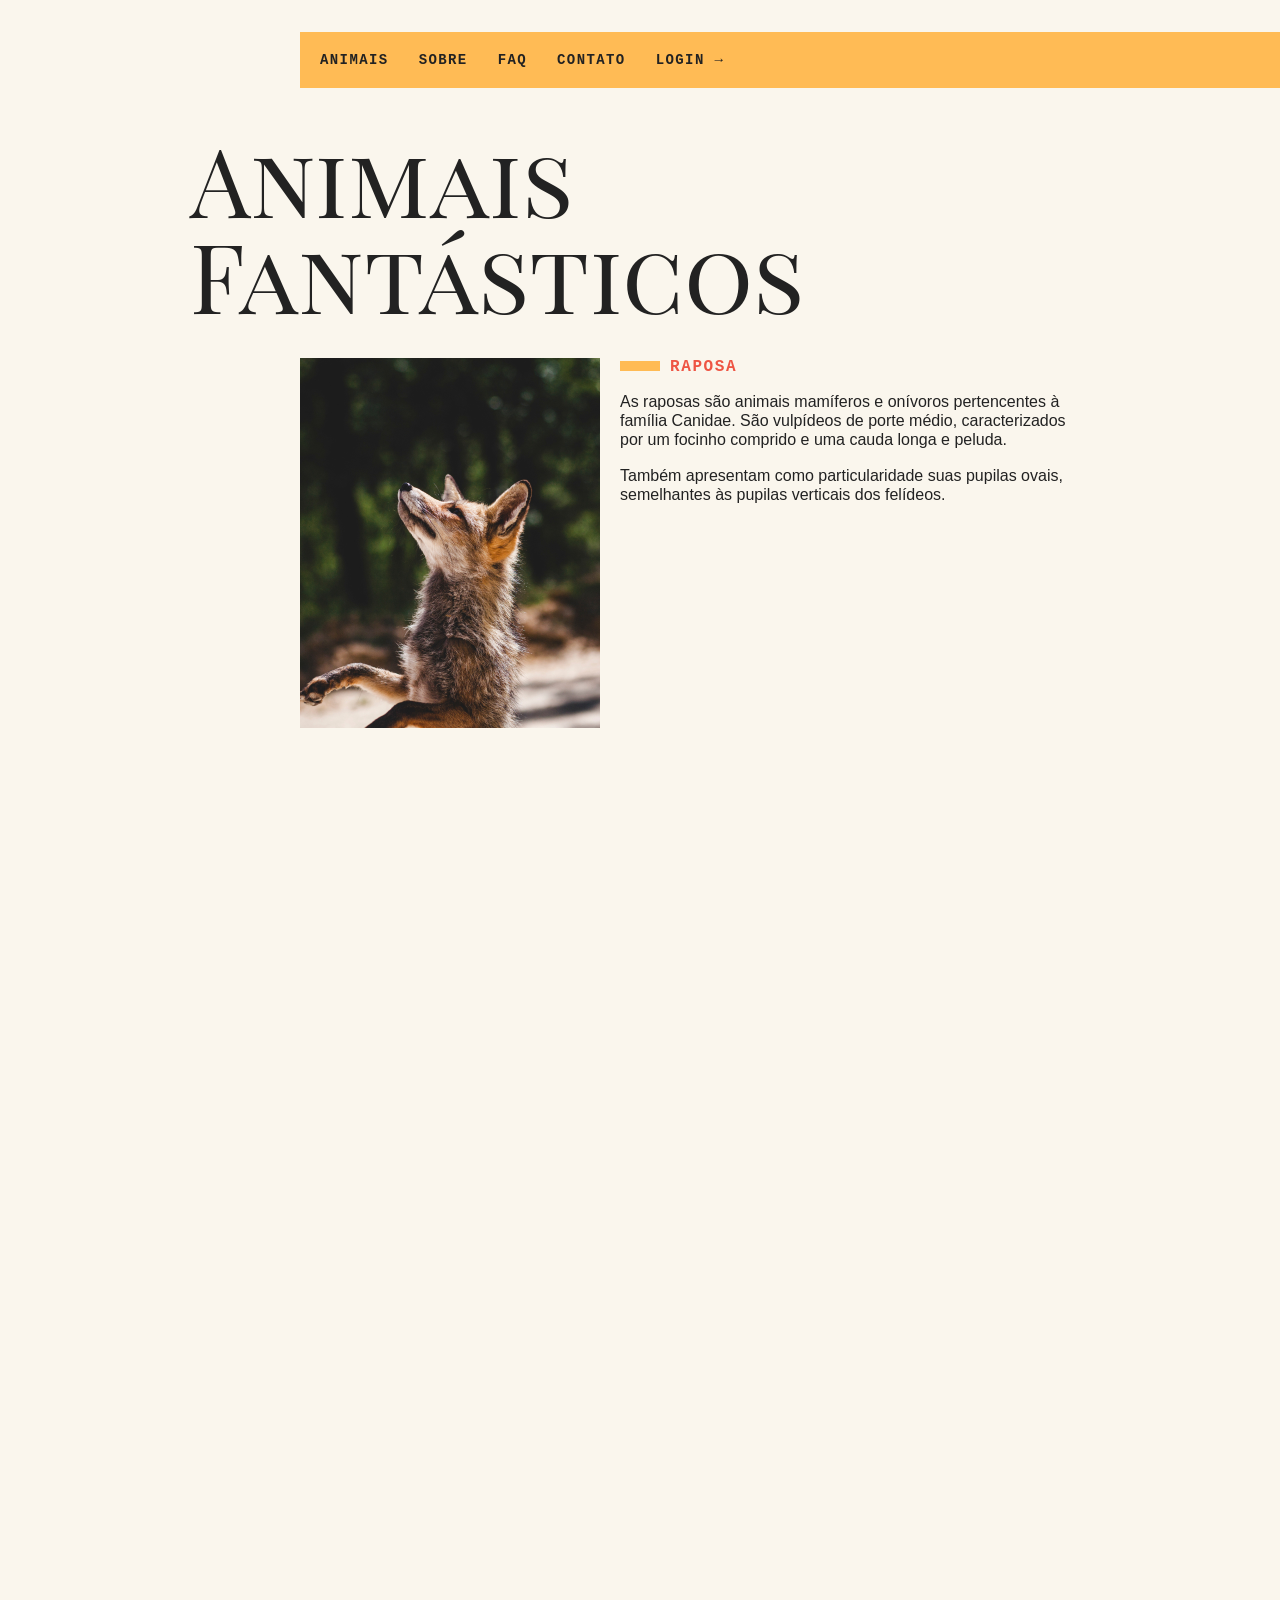
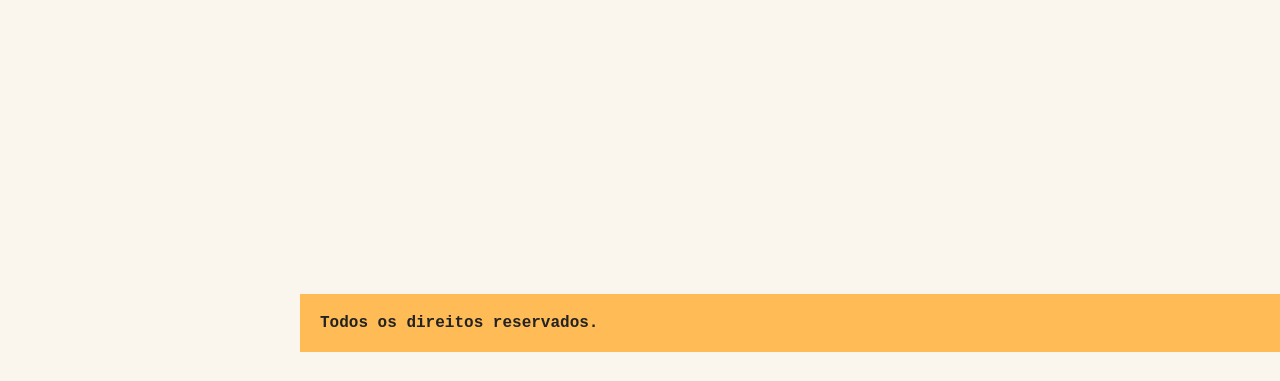
<file: Materiais/animais-fantasticos/index.html>
<!DOCTYPE html>
<html>
<head>
  <meta charset="utf-8" />
  <meta http-equiv="X-UA-Compatible" content="IE=edge">
  <title>Animais Fantásticos</title>
  <meta name="viewport" content="width=device-width, initial-scale=1">
  <link href="https://fonts.googleapis.com/css?family=Playfair+Display+SC" rel="stylesheet">
  <script>document.documentElement.className += ' js';</script>
  <link rel="stylesheet" type="text/css" href="css/style.css" />
</head>
<body>
  <div class="grid-container">
    <nav class="menu" data-menu="suave">
      <ul>
        <li><a href="#animais">Animais</a></li>
        <li data-dropdown>
          <a href="sobre.html">Sobre</a>
          <ul class="dropdown-menu">
            <li><a href="empresa.html">A Empresa</a></li>
            <li><a href="equipe.html">Equipe</a></li>
            <li><a href="socios.html">Sócios</a></li>
            <li><a href="investidores.html">Investidores</a></li>
          </ul>
        </li>
        <li><a href="#faq">Faq</a></li>
        <li><a href="#contato">Contato</a></li>
        <li><a data-modal="abrir" href="login.html">Login →</a></li>
      </ul>
    </nav>
    <section class="grid-section animais" data-anime="scroll" id="animais">
      <h1 class="titulo">Animais Fantásticos</h1>
      <ul class="animais-lista" data-tab="menu">
        <li>
          <img src="img/imagem1.jpg">
        </li>
        <li>
          <img src="img/imagem2.jpg">
        </li>
        <li>
          <img src="img/imagem3.jpg">
        </li>
        <li>
          <img src="img/imagem4.jpg">
        </li>
        <li>
          <img src="img/imagem5.jpg">
        </li>
        <li>
          <img src="img/imagem6.jpg">
        </li>
      </ul>
      <div class="animais-descricao" data-tab="content">
        <section data-anime="show-right">
          <h2>Raposa</h2>
          <p>As raposas são animais mamíferos e onívoros pertencentes à família Canidae. São vulpídeos de porte médio, caracterizados
            por um focinho comprido e uma cauda longa e peluda.</p>
          <p>Também apresentam como particularidade suas pupilas ovais, semelhantes às pupilas verticais dos felídeos.</p>
        </section>
        
        <section data-anime="show-right">
          <h2>Esquilo</h2>
          <p>As raposas são animais mamíferos e onívoros pertencentes à família Canidae. São vulpídeos de porte médio, caracterizados
            por um focinho comprido e uma cauda longa e peluda.</p>
          <p>Também apresentam como particularidade suas pupilas ovais, semelhantes às pupilas verticais dos felídeos.</p>
          <p>De cerca de 40 espécies reconhecidas como raposas, somente 12 pertencem ao gênero Vulpes das "raposas verdadeiras", do
            qual a raposa vermelha é a mais comum.</p>
          <p>Também apresentam como particularidade suas pupilas ovais, semelhantes às pupilas verticais dos felídeos.</p>
          <p>De cerca de 40 espécies reconhecidas como raposas, somente 12 pertencem ao gênero Vulpes das "raposas verdadeiras", do
            qual a raposa vermelha é a mais comum.</p>
          <p>Também apresentam como particularidade suas pupilas ovais, semelhantes às pupilas verticais dos felídeos.</p>
        </section>
        <section data-anime="show-down">
          <h2>Urso</h2>
          <p>As raposas são animais mamíferos e onívoros pertencentes à família Canidae. São vulpídeos de porte médio, caracterizados
            por um focinho comprido e uma cauda longa e peluda.</p>
          <p>Também apresentam como particularidade suas pupilas ovais, semelhantes às pupilas verticais dos felídeos.</p>
          <p>De cerca de 40 espécies reconhecidas como raposas, somente 12 pertencem ao gênero Vulpes das "raposas verdadeiras", do
            qual a raposa vermelha é a mais comum.</p>
          <p>Também apresentam como particularidade suas pupilas ovais, semelhantes às pupilas verticais dos felídeos.</p>
        </section>
        <section data-anime="show-down">
          <h2>Lobo</h2>
          <p>As raposas são animais mamíferos e onívoros pertencentes à família Canidae. São vulpídeos de porte médio, caracterizados
            por um focinho comprido e uma cauda longa e peluda.</p>
          <p>Também apresentam como particularidade suas pupilas ovais, semelhantes às pupilas verticais dos felídeos.</p>
          <p>De cerca de 40 espécies reconhecidas como raposas, somente 12 pertencem ao gênero Vulpes das "raposas verdadeiras", do
            qual a raposa vermelha é a mais comum.</p>
          <p>Também apresentam como particularidade suas pupilas ovais, semelhantes às pupilas verticais dos felídeos.</p>
        </section>
        <section data-anime="show-right">
          <h2>Macaco</h2>
          <p>As raposas são animais mamíferos e onívoros pertencentes à família Canidae. São vulpídeos de porte médio, caracterizados
            por um focinho comprido e uma cauda longa e peluda.</p>
          <p>Também apresentam como particularidade suas pupilas ovais, semelhantes às pupilas verticais dos felídeos.</p>
          <p>De cerca de 40 espécies reconhecidas como raposas, somente 12 pertencem ao gênero Vulpes das "raposas verdadeiras", do
            qual a raposa vermelha é a mais comum.</p>
          <p>Também apresentam como particularidade suas pupilas ovais, semelhantes às pupilas verticais dos felídeos.</p>
        </section>
        <section data-anime="show-right">
          <h2>Leão</h2>
          <p>As raposas são animais mamíferos e onívoros pertencentes à família Canidae. São vulpídeos de porte médio, caracterizados
            por um focinho comprido e uma cauda longa e peluda.</p>
          <p>Também apresentam como particularidade suas pupilas ovais, semelhantes às pupilas verticais dos felídeos.</p>
          <p>De cerca de 40 espécies reconhecidas como raposas, somente 12 pertencem ao gênero Vulpes das "raposas verdadeiras", do
            qual a raposa vermelha é a mais comum.</p>
          <p>Também apresentam como particularidade suas pupilas ovais, semelhantes às pupilas verticais dos felídeos.</p>
        </section>
      </div>
    </section>

    <section class="grid-section faq" data-anime="scroll" id="faq">
      <h1 class="titulo">FAQ</h1>
      <dl class="faq-lista" data-anime="accordion">
        <dt>Qual a idade dos animais?</dt>
        <dd>As raposas são animais mamíferos e onívoros pertencentes à família Canidae. São vulpídeos de porte médio, caracterizados por um focinho comprido e uma cauda longa e peluda.</dd>
        <dt>Eles são fantásticos?</dt>
        <dd>Também apresentam como particularidade suas pupilas ovais, semelhantes às pupilas verticais dos felídeos.</dd>
        <dt>Qual a diferença?</dt>
        <dd>As raposas são animais mamíferos e onívoros pertencentes à família Canidae. São vulpídeos de porte médio, caracterizados por um focinho comprido e uma cauda longa e peluda.</dd>
        <dt>Como proteger?</dt>
        <dd>Também apresentam como particularidade suas pupilas ovais, semelhantes às pupilas verticais dos felídeos.</dd>
      </dl>
    </section>

    <section class="grid-section contato" data-anime="scroll" id="contato">
      <h1 class="titulo">Contato</h1>
      <div class="mapa" data-tooltip aria-label="Endereço próximo ao estacionamento.">
        <img src="img/mapa.png">
      </div>
      <ul class="dados">
        <li>contato@origamid.com</li>
        <li>+55 (21) 9999-9999</li>
        <li>Rua do Conde, nº 21</li>
        <li>Rio de Janeiro - RJ</li>
      </ul>
    </section>

    <footer class="copy">
      <p>Todos os direitos reservados.</p>
    </footer>
  </div>

  <section class="modal-container" data-modal="container">
    <div class="modal">
      <button data-modal="fechar" class="fechar">X</button>
      <form action="">
        <label for="email">Email</label>
        <input type="text" for="email" id="email">
        <label for="senha">Senha</label>
        <input type="password" for="senha" id="senha">
        <button type="submit">Entrar</button>
      </form>
    </div>
  </section>
  <script type="module" src="js/script.js"></script>  
</body>
</html>
</file>
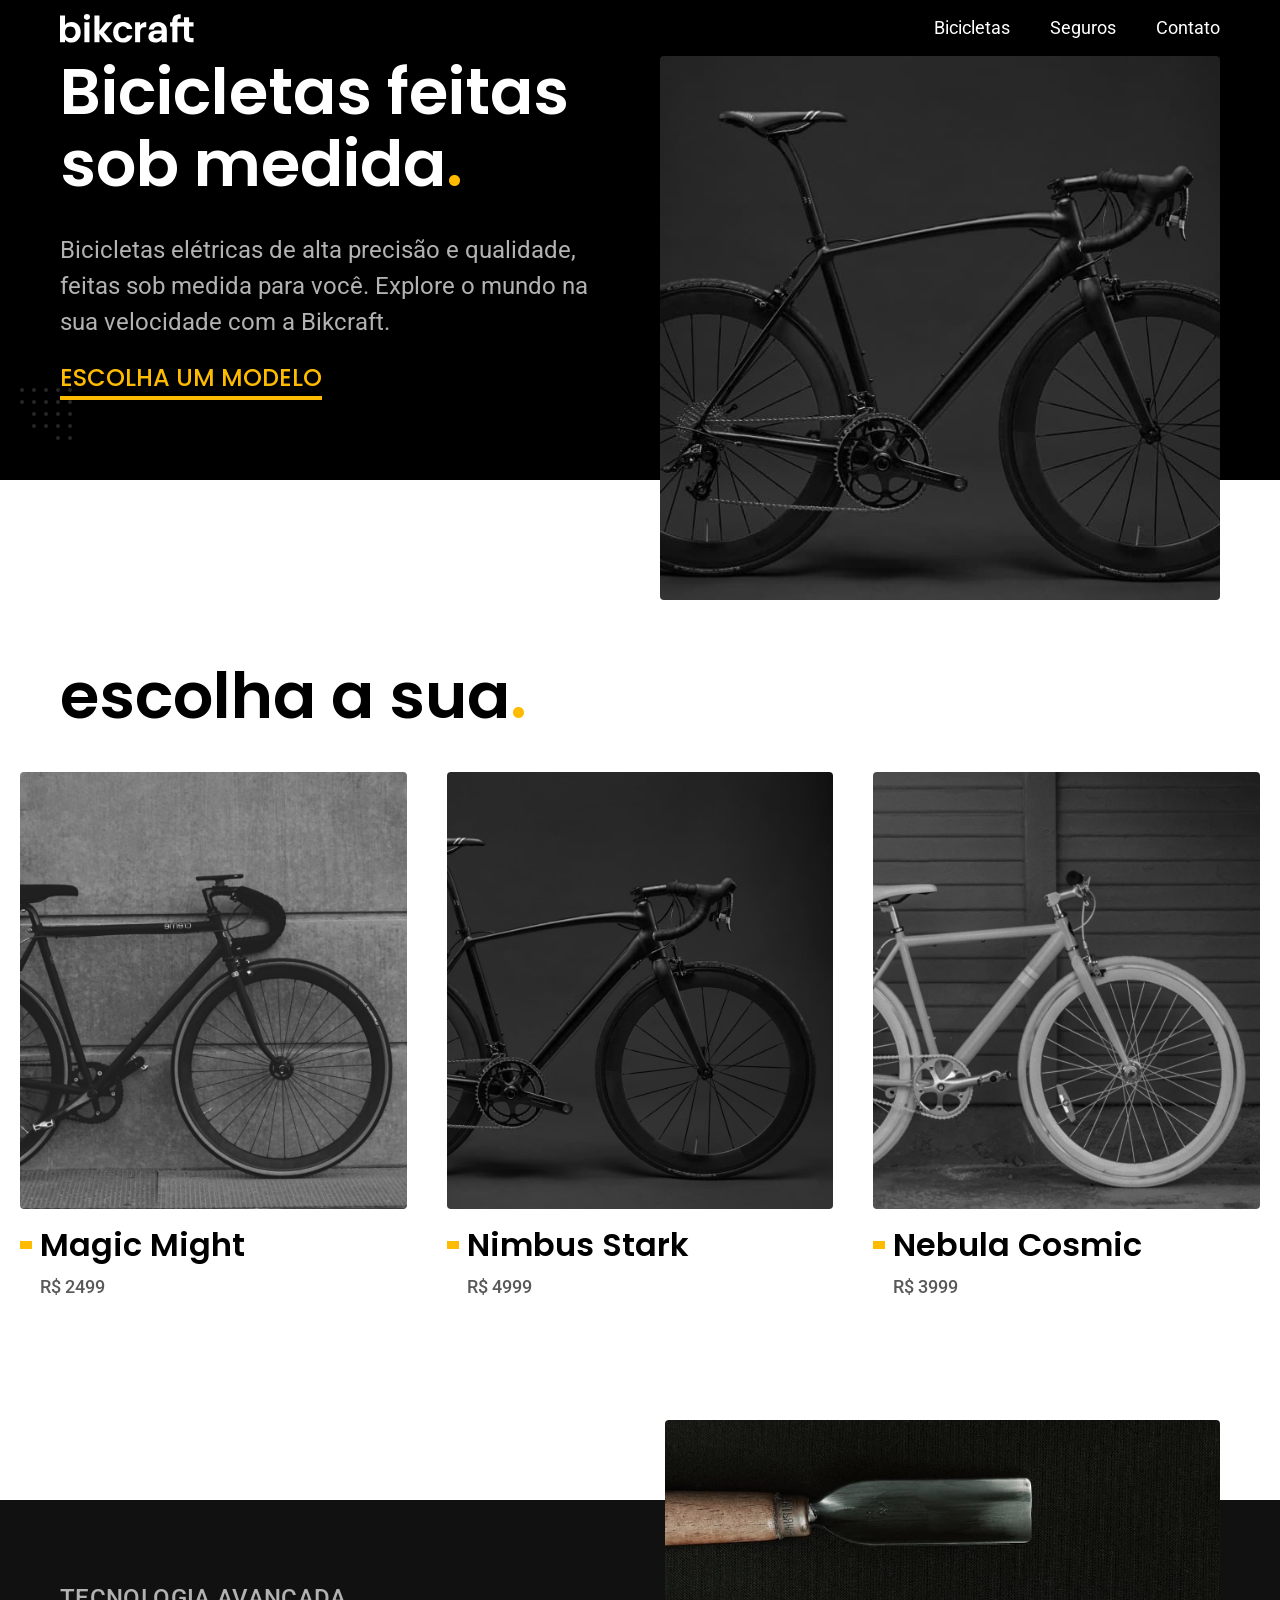
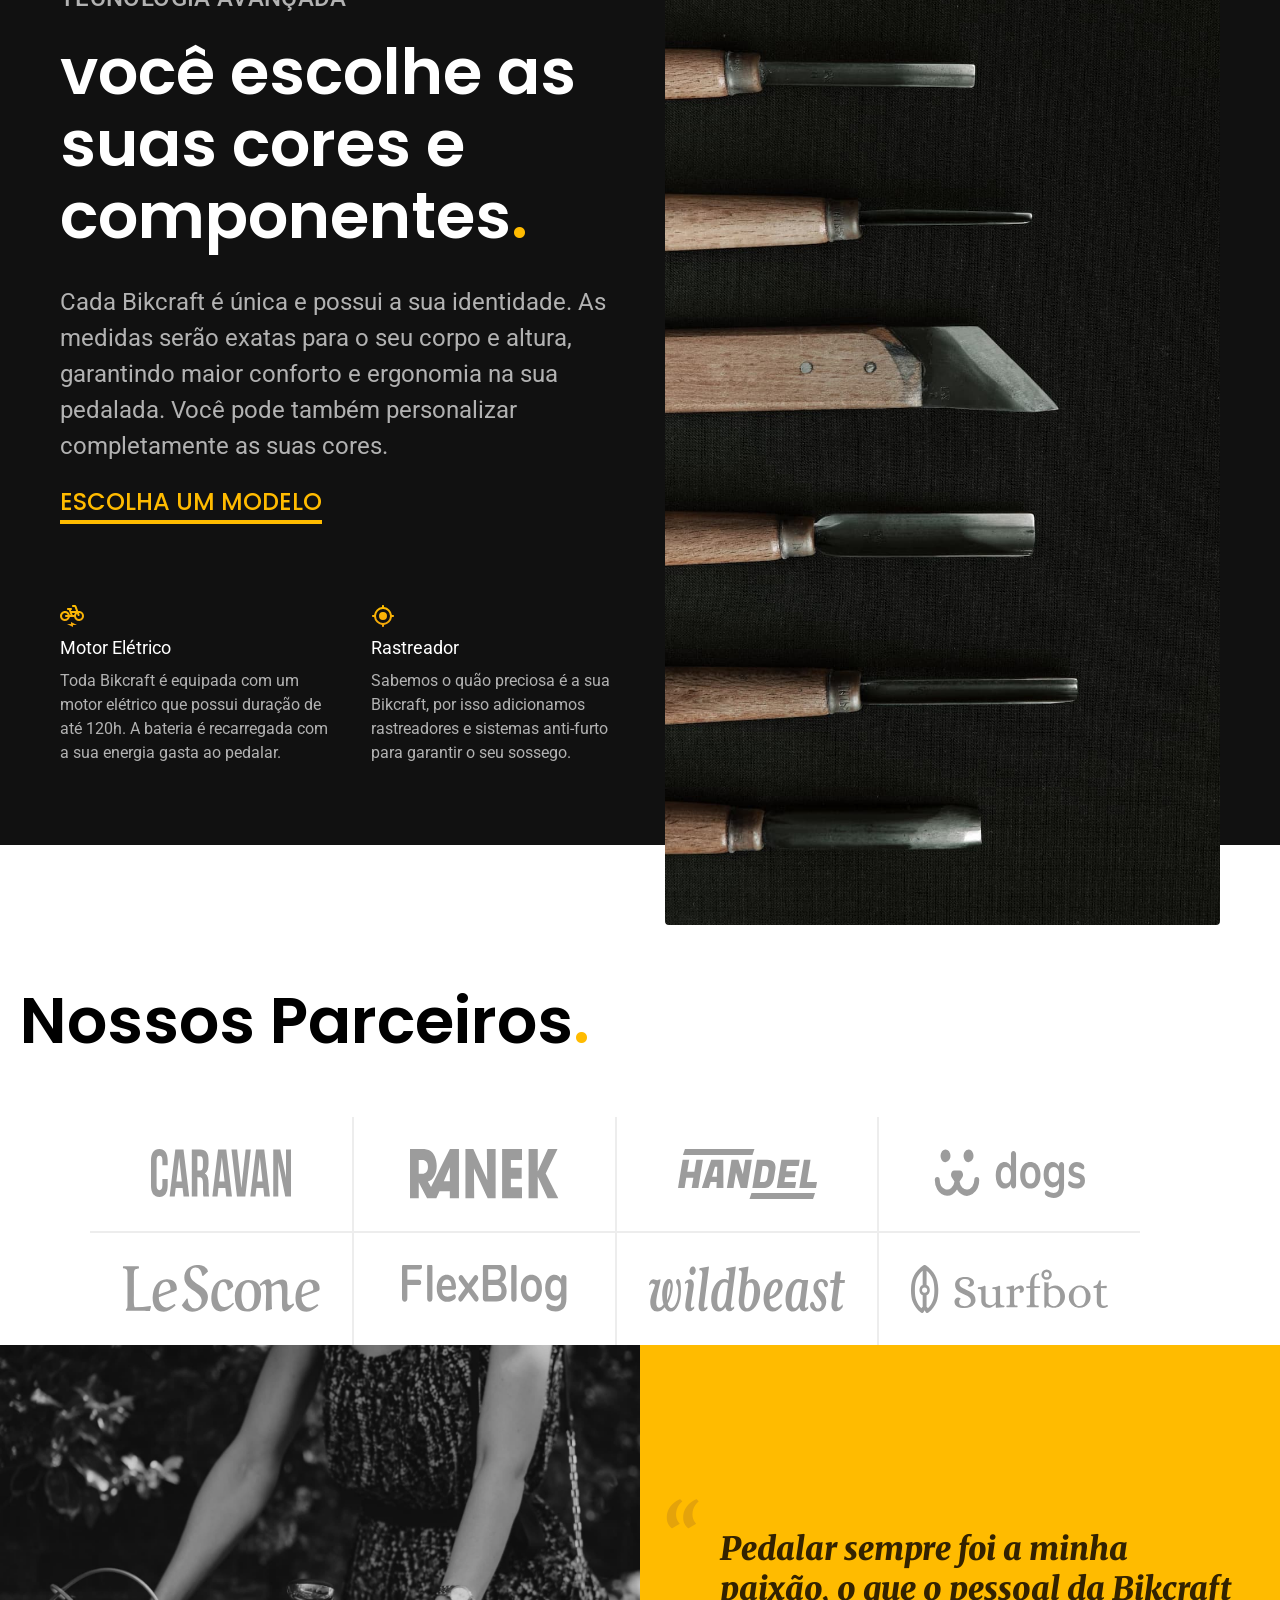
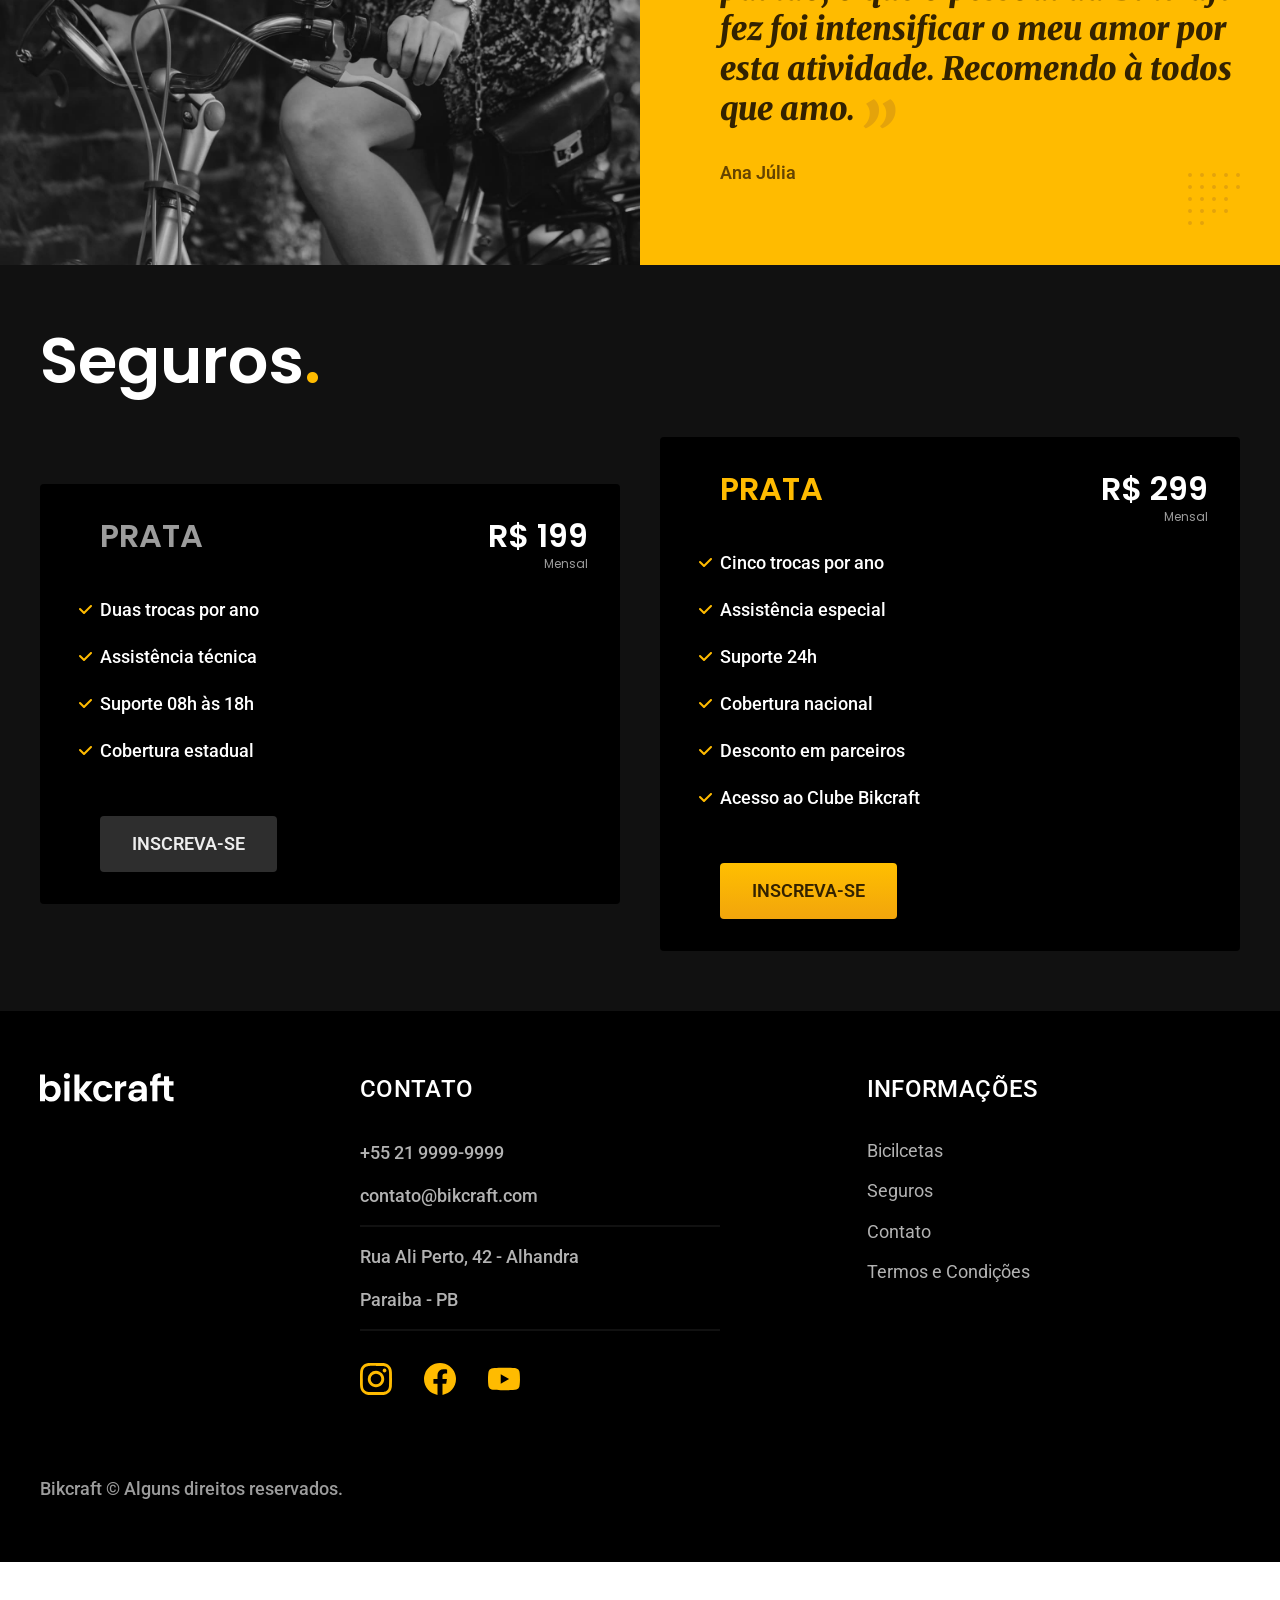
<file: Materiais/BikCraft/index.html>
<!DOCTYPE html>
<html lang="pt-br">

<head>
  <meta charset="UTF-8">
  <meta name="viewport" content="width=device-width, initial-scale=1.0">

  <title>Bikcraft - Bicicletas Elétricas</title>
  <meta name="description" content="Bicicletas elétricas de alta precisão e qualidade, feitas sob medida para o cliente. Explore o mundo na sua velocidade com a Bikcraft.">
    <link rel="preconnect" href="https://fonts.gstatic.com" crossorigin>
    <link href="https://fonts.googleapis.com/css2?family=Fira+Sans:wght@400;700&family=Poppins:wght@400;600&family=Roboto:wght@400;500&display=swap" rel="stylesheet">
    <link rel="preconnect" href="https://fonts.googleapis.com">
    <link rel="preconnect" href="https://fonts.gstatic.com" crossorigin>
    <link href="https://fonts.googleapis.com/css2?family=Fira+Sans:wght@400;700&family=Merriweather:wght@900&family=Poppins:wght@400;600&family=Roboto:wght@400;500&display=swap" rel="stylesheet">

    <link rel="icon" href="./favicon.svg" type="image/svg+xml">
  <link rel="preload" href="./css/style.css" as="style">
  <link rel="stylesheet" href="./css/style.css">

<script>document.documentElement.classList.add('js');</script>

 <link rel="preconnect" href="https://fonts.googleapis.com">
<link rel="preconnect" href="https://fonts.gstatic.com" crossorigin>
<link href="https://fonts.googleapis.com/css2?family=Merriweather:ital,wght@1,900&family=Poppins:wght@400;600&family=Roboto:wght@400;500&display=swap" rel="stylesheet">

</head>

<body>
  <header class="header-bg">
    <div class="header container">
      <a href="./">
        <img src="./img/bikcraft.svg" width="136" height="32" alt="Bikcraft">
      </a>

      <nav aria-label="primaria">
        <ul class="header-menu font-1-m cor-0">
          <li><a href="./bicicletas.html">Bicicletas</a></li>
          <li><a href="./seguros.html">Seguros</a></li>
          <li><a href="./contato.html">Contato</a></li>
        </ul>
      </nav>
    </div>
  </header>

  <main class="introducao-bg">
    <div class="introducao container">
      <div class="introducao-conteudo">
        <h1 class="font-1-xxl cor-0 fadeInDown" data-anime="200">Bicicletas feitas sob medida<span class="cor-p1">.</span></h1>
        <p class="font-2-l cor-5 fadeInDown" data-anime="400">Bicicletas elétricas de alta precisão e qualidade, feitas sob medida para você. Explore o mundo na sua velocidade com a Bikcraft.</p>
        <a class="link fadeInDown" href="./bicicletas.html" data-anime="600">Escolha um Modelo</a>
      </div>
      <picture data-anime="800" class="fadeInDown">
        <source media="(max-width: 800px)" srcset="./img/bicicletas/nimbus.jpg">
        <img src="./img/fotos/introducao.jpg" width="1280" height="1600" alt="Bicicleta elétrica preta.">
      </picture>
    </div>
  </main>

  <article class="bicicletas-lista">
    <h2 class="container font-1-xxl">escolha a sua<span class="cor-p1">.</span></h2>

    <ul>
      <li>
        <a href="./bicicletas/magic.html">
          <img src="./img/bicicletas/magic-home.jpg" alt="Bicicleta preta" width="920" height="1040">
          <h3 class="font-1-xl">Magic Might</h3>
          <span class="font-2-m cor-8">R$ 2499</span>
        </a>
      </li>
      <li>
        <a href="./bicicletas/nimbus.html">
          <img src="./img/bicicletas/nimbus-home.jpg" alt="Bicicleta preta" width="920" height="1040">
          <h3 class="font-1-xl">Nimbus Stark</h3>
          <span class="font-2-m cor-8">R$ 4999</span>
        </a>
      </li>
      <li>
        <a href="./bicicletas/nebula.html">
          <img src="./img/bicicletas/nebula-home.jpg" alt="Bicicleta preta" width="920" height="1040">
          <h3 class="font-1-xl">Nebula Cosmic</h3>
          <span class="font-2-m cor-8">R$ 3999</span>
        </a>
      </li>
    </ul>
  </article>

  <article class="tecnologia-bg">
    <div class="tecnologia container">
      <div class="tecnologia-conteudo">
        <span class="font-2-l-b cor-5">Tecnologia Avançada</span>
        <h2 class="font-1-xxl cor-0">você escolhe as suas cores e componentes<span class="cor-p1">.</span></h2>
        <p class="font-2-l cor-5">Cada Bikcraft é única e possui a sua identidade. As medidas serão exatas para o seu corpo e altura, garantindo maior conforto e ergonomia na sua pedalada. Você pode também personalizar completamente as suas cores.</p>
        <a class="link" href="./bicicletas.html">Escolha um modelo</a>
        <div class="tecnologia-vantagens">
          <div>
            <img src="./img/icones/eletrica.svg" width="24" height="24" alt="">
            <h3 class="font-1-m cor-0">Motor Elétrico</h3>
            <p class="font-2-s cor-5">Toda Bikcraft é equipada com um motor elétrico que possui duração de até 120h. A bateria é recarregada com a sua energia gasta ao pedalar.</p>
          </div>
          <div>
            <img src="./img/icones/rastreador.svg" width="24" height="24" alt="">
            <h3 class="font-1-m cor-0">Rastreador</h3>
            <p class="font-2-s cor-5">Sabemos o quão preciosa é a sua Bikcraft, por isso adicionamos rastreadores e sistemas anti-furto para garantir o seu sossego.</p>
          </div>
        </div>
      </div>
      <div class="tecnologia-imagem">
        <img src="./img/fotos/tecnologia.jpg" width="1200" height="1920" alt="">
      </div>
    </div>
  </article>

  <section class="parceiros" aria-label="Nossos Parceiros">
    <h2 class="container font-1-xxl">Nossos Parceiros<span class="cor-p1">.</span></h2>

    <ul>
        <li><img src="img/parceiros/caravan.svg" alt="caravan" width="140" height="38"></li>
        <li><img src="img/parceiros/ranek.svg" alt="ranek" width="149" height="36"></li>
        <li><img src="img/parceiros/handel.svg" alt="handel" width="139" height="50"></li>
        <li><img src="img/parceiros/dogs.svg" alt="dogs" width="152" height="39"></li>
        <li><img src="img/parceiros/lescone.svg" alt="lescone" width="208" height="41"></li>
        <li><img src="img/parceiros/flexblog.svg" alt="flexblog" width="165" height="38"></li>
        <li><img src="img/parceiros/wildbeast.svg" alt="wildbeast" width="196" height="34"></li>
        <li><img src="img/parceiros/surfbot.svg" alt="surfbot" width="200" height="49"></li>
    </ul>
  </section>

  <section class="depoimento" aria-label="depoimento">
        <div>
            <img src="./img/fotos/depoimento.jpg" alt="pessoa pedalando" width="1560" height="1360">
        </div>

        <div class="depoimento-conteudo">
            <blockquote class="font-1-xl cor-p5">
                <p>Pedalar sempre foi a minha paixão, o que o pessoal da Bikcraft fez foi intensificar o meu amor por esta atividade. Recomendo à todos que amo.</p>
            </blockquote>
            <span class="font-1-m-b cor-p4">Ana Júlia</span>
        </div>
  </section>

  <article class="seguros-bg">
    <div class="seguros container">
      <h2 class="font-1-xxl cor-0">Seguros<span class="cor-p1">.</span></h2>

      <div class="seguros-item">
        <h3 class="font-1-xl cor-6">PRATA</h3>
        <span class="font-1-xl cor-0">R$ 199<span class="font-1-xs cor-6">Mensal</span></span>

        <ul class="font-2-m cor-0">
            <li>Duas trocas por ano</li>
            <li>Assistência técnica</li>
            <li>Suporte 08h às 18h</li>
            <li>Cobertura estadual</li>
        </ul>
        <a class="botao secundario" href="./orcamento.html">INSCREVA-SE</a>
      </div>

      <div class="seguros-item">
        <h3 class="font-1-xl cor-p1">PRATA</h3>
        <span class="font-1-xl cor-0">R$ 299<span class="font-1-xs cor-6">Mensal</span></span>
  
        <ul class="font-2-m cor-0">
            <li>Cinco trocas por ano</li>
            <li>Assistência especial</li>
            <li>Suporte 24h</li>
            <li>Cobertura nacional</li>
            <li>Desconto em parceiros</li>
            <li>Acesso ao Clube Bikcraft</li>
        </ul>
        <a class="botao" href="./orcamento.html">INSCREVA-SE</a>
      </div>
    </div>
  </div>
  </article>
  
  <footer class="footer-bg">
    <div class="footer container">
      <img src="img/bikcraft.svg" alt="bikecraft" width="136" height="33">
      <div class="footer-contato">
        	<h3 class="font-2-l-b cor-0">Contato</h3>
          <ul class="font-2-m cor-5"> 
            <li><a href="tel:+552199999999">+55 21 9999-9999</a></li>
            <li><a href="mailto:contato@bikcraft.com">contato@bikcraft.com</a></li>
            <li>Rua Ali Perto, 42 - Alhandra</li>
            <li>Paraiba - PB</li>
          </ul>

          <div class="footer-redes">
            <a href="./">
              <img src="img/redes/instagram.svg" alt="instagram" width="32" height="32">
            </a>

            <a href="./">
              <img src="img/redes/facebook.svg" alt="facebook" width="32" height="32">
            </a>

            <a href="./">
              <img src="img/redes/youtube.svg" alt="youtube" width="32" height="32">
            </a>
          </div>
      </div>

      <div class="footer-informacoes">
        <h3 class="font-2-l-b cor-0">Informações</h3>
        <nav>
          <ul class="font-1-m cor-5">
            <li><a href="./bicicletas.html">Bicilcetas</a></li>
            <li><a href="./seguros.html">Seguros</a></li>
            <li><a href="./contato.html">Contato</a></li>
            <li><a href="./termos.html">Termos e Condições</a></li>
          </ul>
        </nav>
      </div>
      <p class="footer-copy font-2-m cor-6">Bikcraft © Alguns direitos reservados.</p>
    </div>  
  </footer>
  
  <script src="JavaScript/plugins/simple-anime.js"></script> <!--o plugin sempre deve estar na primeira ordem-->
  <script src="JavaScript/script.js"></script>
</body>
</html>
</file>
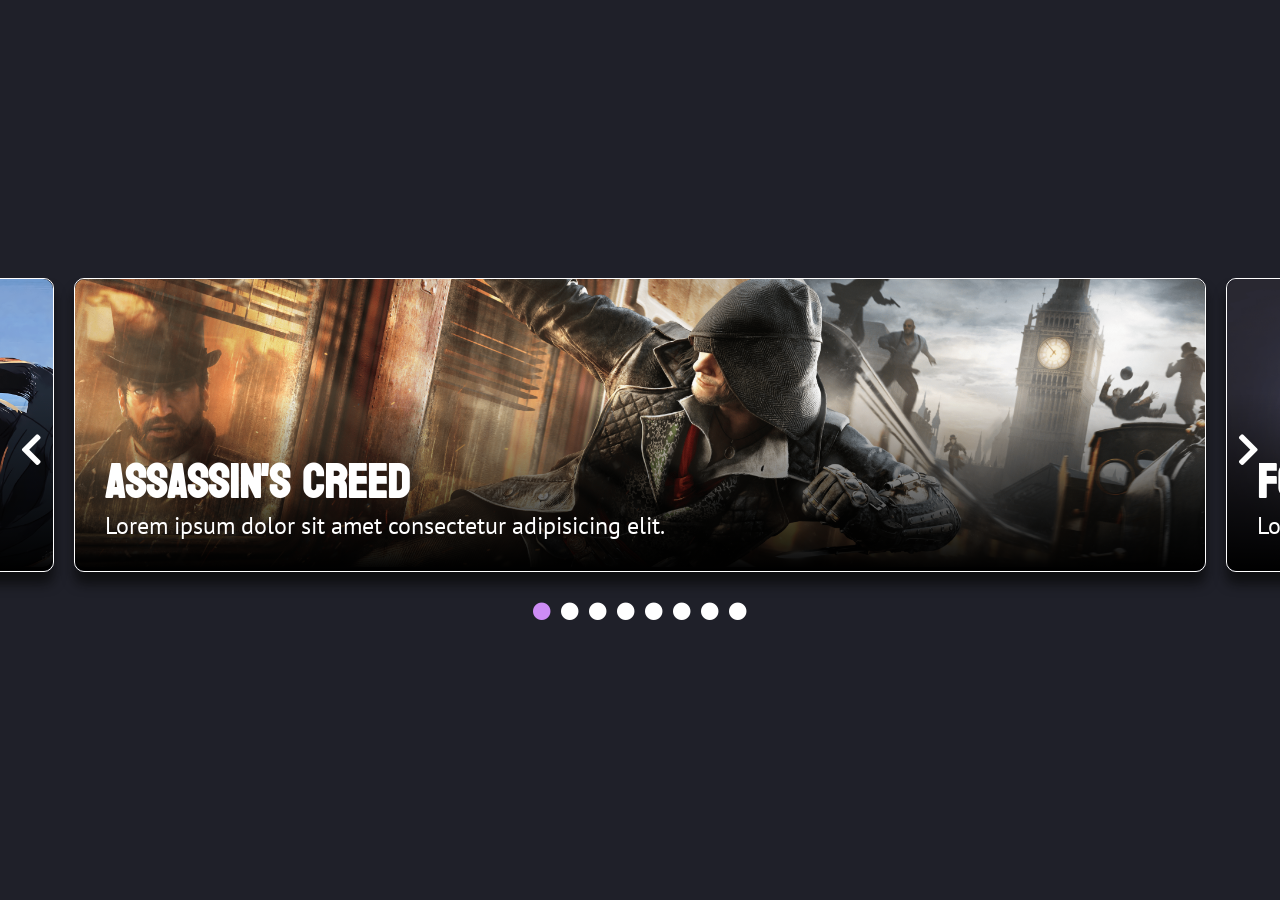
<file: Materiais/slide-infinito/index.html>
<!DOCTYPE html>
<html lang="pt-br">
<head>
    <meta charset="UTF-8">
    <meta http-equiv="X-UA-Compatible" content="IE=edge">
    <meta name="viewport" content="width=device-width, initial-scale=1.0">
    <link rel="stylesheet" href="https://use.fontawesome.com/releases/v5.11.2/css/all.css"/>
    <link rel="preconnect" href="https://fonts.googleapis.com">
    <link rel="preconnect" href="https://fonts.gstatic.com" crossorigin>
    <link href="https://fonts.googleapis.com/css2?family=Koulen&family=PT+Sans&display=swap" rel="stylesheet">
    <link rel="stylesheet" href="assets/css/style.css">
    <title>Slide Games</title>
</head>
<body>
    <div class="wrapper">
      <div class="slide-wrapper" data-slide="wrapper">

        <button class="slide-nav-button slide-nav-previous fas fa-chevron-left" data-slide="nav-previous-button"></button>
        <button class="slide-nav-button slide-nav-next fas fa-chevron-right" data-slide="nav-next-button"></button>

        <div class="slide-list" data-slide="list">
          <div class="slide-item" data-slide="item" data-index="0">
            <div class="slide-content">
              <img class="slide-image" src="assets/imgs/assassinscreed.png" alt="assassinscreed">
              <div class="slide-description">
                <h3>Assassin's Creed</h3>
                <p>Lorem ipsum dolor sit amet consectetur adipisicing elit.</p>
              </div>
            </div>
          </div>

          <div class="slide-item" data-slide="item" data-index="1">
            <div class="slide-content">
              <img class="slide-image" src="assets/imgs/fortnite.png" alt="fortnite">
              <div class="slide-description">
                <h3>fortnite</h3>
                <p>Lorem ipsum dolor sit amet consectetur adipisicing elit.</p>
              </div>
            </div>
          </div>

          <div class="slide-item" data-slide="item" data-index="2">
            <div class="slide-content">
              <img class="slide-image" src="assets/imgs/freefire.png" alt="freeFire">
              <div class="slide-description">
                <h3>FreeFire</h3>
                <p>Lorem ipsum dolor sit amet consectetur adipisicing elit.</p>
              </div>
            </div>
          </div>

          <div class="slide-item" data-slide="item" data-index="3">
            <div class="slide-content">
              <img class="slide-image" src="assets/imgs/gta-v.png" alt="GTA V">
              <div class="slide-description">
                <h3>GTA V</h3>
                <p>Lorem ipsum dolor sit amet consectetur adipisicing elit.</p>
              </div>
            </div>
          </div>

          <div class="slide-item" data-slide="item" data-index="4">
            <div class="slide-content">
              <img class="slide-image" src="assets/imgs/halo5.png" alt="Halo 5">
              <div class="slide-description">
                <h3>Halo 5</h3>
                <p>Lorem ipsum dolor sit amet consectetur adipisicing elit.</p>
              </div>
            </div>
          </div>

          <div class="slide-item" data-slide="item" data-index="5">
            <div class="slide-content">
              <img class="slide-image" src="assets/imgs/league-of-legends.png" alt="league of legends">
              <div class="slide-description">
                <h3>League of Legends</h3>
                <p>Lorem ipsum dolor sit amet consectetur adipisicing elit.</p>
              </div>
            </div>
          </div>

          <div class="slide-item" data-slide="item" data-index="6">
            <div class="slide-content">
              <img class="slide-image" src="assets/imgs/red-dead-redemption-2.png" alt="red dead redemption 2">
              <div class="slide-description">
                <h3>Red Dead Redemption 2</h3>
                <p>Lorem ipsum dolor sit amet consectetur adipisicing elit.</p>
              </div>
            </div>
          </div>

          <div class="slide-item" data-slide="item" data-index="7">
            <div class="slide-content">
              <img class="slide-image" src="assets/imgs/zelda.png" alt="Zelda">
              <div class="slide-description">
                <h3>Zelda</h3>
                <p>Lorem ipsum dolor sit amet consectetur adipisicing elit.</p>
              </div>
            </div>
          </div> 
        </div>
        <div class="slide-controls" data-slide="controls-wrapper">
        </div>
      </div>
    </div>

    <script src="assets/js/slides.js"></script>
    <script>
      initSlider({
          autoPlay: true,
          startAtIndex: 0,
          timeInterval: 4000
      })
  </script>
</body>
</html>
</file>
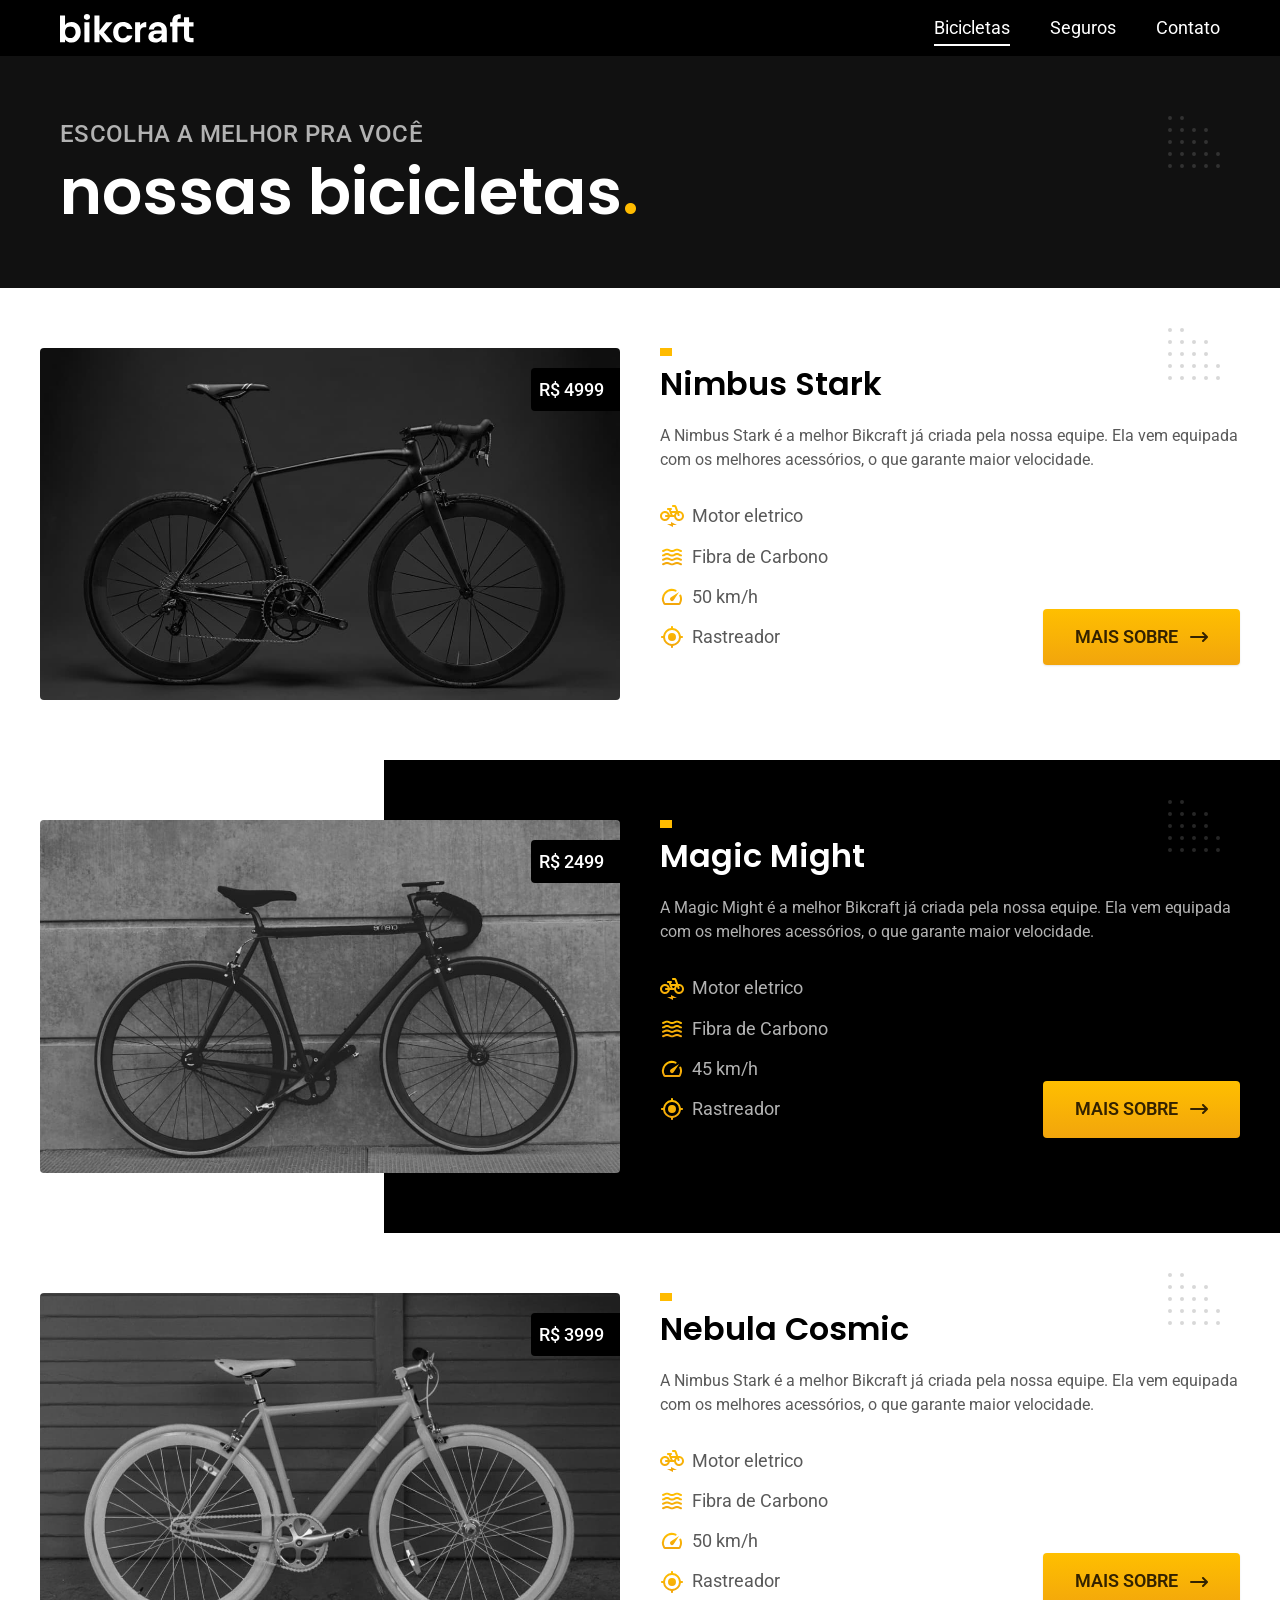
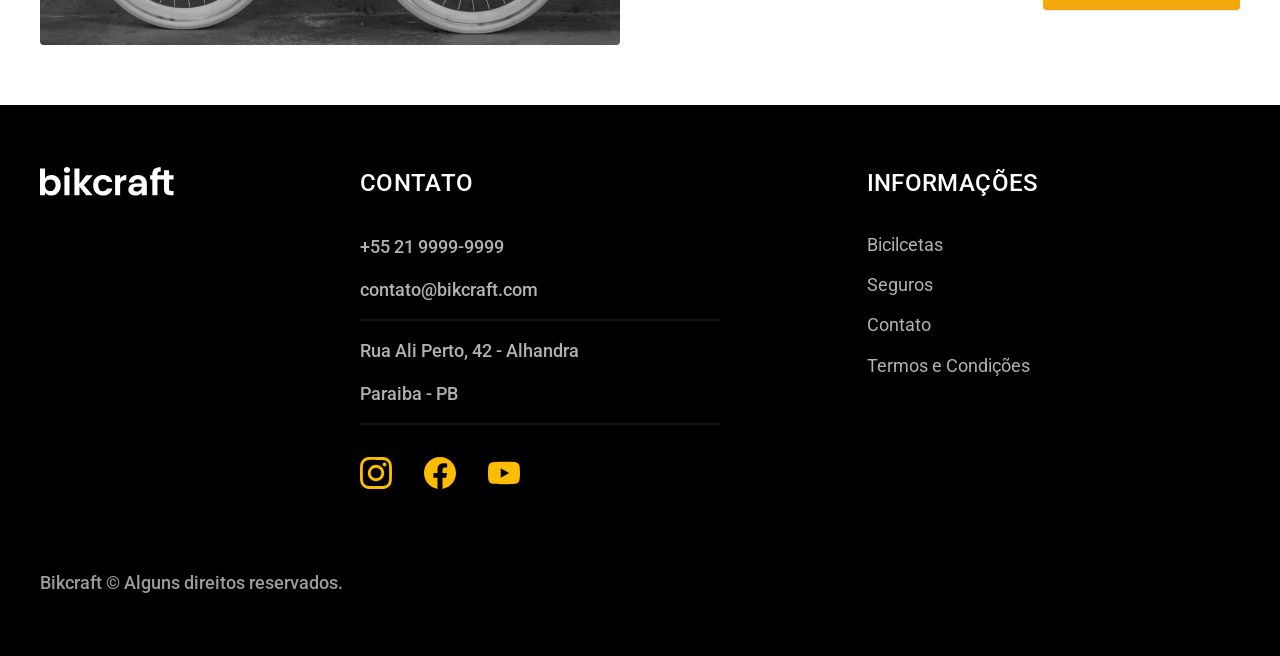
<file: Materiais/BikCraft/bicicletas.html>
<!DOCTYPE html>
<html lang="pt-br">
<head>
  <meta charset="UTF-8">
  <meta name="viewport" content="width=device-width, initial-scale=1.0">
  <title>Bicicletas | Bikcraft</title>
  <meta name="description" content="Bicicletas">
    <link rel="preconnect" href="https://fonts.googleapis.com">
    <link rel="preconnect" href="https://fonts.gstatic.com" crossorigin>
    <link href="https://fonts.googleapis.com/css2?family=Fira+Sans:wght@400;700&family=Poppins:wght@400;600&family=Roboto:wght@400;500&display=swap" rel="stylesheet">
    <link rel="preconnect" href="https://fonts.googleapis.com">
    <link rel="preconnect" href="https://fonts.gstatic.com" crossorigin>
    <link href="https://fonts.googleapis.com/css2?family=Fira+Sans:wght@400;700&family=Merriweather:wght@900&family=Poppins:wght@400;600&family=Roboto:wght@400;500&display=swap" rel="stylesheet">
    <link rel="preload" href="./css/style.css" as="style">
    <link rel="stylesheet" href="./css/style.css">
    
 <script>document.documentElement.classList.add('js');</script>
</head>

<body id="bicicletas">
  <header class="header-bg">
    <div class="header container">
      <a href="./">
        <img src="./img/bikcraft.svg" width="136" height="32" alt="Bikcraft">
      </a>

      <nav aria-label="primaria">
        <ul class="header-menu font-1-m cor-0">
          <li><a href="./bicicletas.html">Bicicletas</a></li>
          <li><a href="./seguros.html">Seguros</a></li>
          <li><a href="./contato.html">Contato</a></li>
        </ul>
      </nav>
    </div>
  </header>
 
  <main>
    <div class="titulo-bg">
        <div class="titulo container">
            <p class="font-2-l-b cor-5">Escolha a melhor pra você</p>
            <h1 class="font-1-xxl cor-0">nossas bicicletas<span class="cor-p1">.</span>
            </h1>
        </div>
    </div>

      <div class="bicicletas container">
        <div class="bicicletas-imagem">
          <img src="./img/bicicletas/nimbus.jpg" alt="Bicilceta preta">
          <span class="font-2-m cor-0">R$ 4999</span>
        </div>
        <div class="bicicletas-conteudo">
          <h2 class="font-1-xl">Nimbus Stark</h2>
          <p class="font-2-s cor-8">A Nimbus Stark é a melhor Bikcraft já criada pela nossa equipe. Ela vem equipada com os melhores acessórios, o que garante maior velocidade.</p>

          <ul class="font-1-m cor-8">
            <li>
              <img src="img/icones/eletrica.svg" alt="">
                Motor eletrico
          </li>

          <li>
            <img src="img/icones/carbono.svg" alt="">
            Fibra de Carbono
        </li>

        <li>
          <img src="img/icones/velocidade.svg" alt="">
            50 km/h
      </li>

      <li>
        <img src="img/icones/rastreador.svg" alt="">
        Rastreador
    </li>
          </ul>
          <a class="botao seta" href="./bicicletas/Nimbus.html">Mais Sobre</a>
        </div>
      </div>

    <div class="bicicletas-bg">
      <div class="bicicletas container">
        <div class="bicicletas-imagem">
          <img src="./img/bicicletas/magic.jpg" alt="Bicilceta preta">
          <span class="font-2-m cor-0">R$ 2499</span>
        </div>
        <div class="bicicletas-conteudo">
          <h2 class="font-1-xl cor-0">Magic Might</h2>
          <p class="font-2-s cor-5">A Magic Might é a melhor Bikcraft já criada pela nossa equipe. Ela vem equipada com os melhores acessórios, o que garante maior velocidade.</p>

          <ul class="font-1-m cor-5">
            <li>
              <img src="img/icones/eletrica.svg" alt="">
                Motor eletrico
          </li>

          <li>
            <img src="img/icones/carbono.svg" alt="">
            Fibra de Carbono
        </li>

        <li>
          <img src="img/icones/velocidade.svg" alt="">
            45 km/h
      </li>

      <li>
        <img src="img/icones/rastreador.svg" alt="">
        Rastreador
    </li>
          </ul>
          <a class="botao seta" href="./bicicletas/magic.html">Mais Sobre</a>
        </div>
      </div>
    </div>

      <div class="bicicletas container">
        <div class="bicicletas-imagem">
          <img src="./img/bicicletas/nebula.jpg" alt="Bicilceta preta">
          <span class="font-2-m cor-0">R$ 3999</span>
        </div>
        <div class="bicicletas-conteudo">
          <h2 class="font-1-xl">Nebula Cosmic</h2>
          <p class="font-2-s cor-8">A Nimbus Stark é a melhor Bikcraft já criada pela nossa equipe. Ela vem equipada com os melhores acessórios, o que garante maior velocidade.</p>

          <ul class="font-1-m cor-8">
            <li>
              <img src="img/icones/eletrica.svg" alt="">
                Motor eletrico
          </li>

          <li>
            <img src="img/icones/carbono.svg" alt="">
            Fibra de Carbono
        </li>

        <li>
          <img src="img/icones/velocidade.svg" alt="">
            50 km/h
      </li>

      <li>
        <img src="img/icones/rastreador.svg" alt="">
        Rastreador
    </li>
          </ul>
          <a class="botao seta" href="./bicicletas/nebula.html">Mais Sobre</a>
        </div>
      </div>
  </main>

  <footer class="footer-bg">
    <div class="footer container">
      <img src="img/bikcraft.svg" alt="bikecraft">
      <div class="footer-contato">
        	<h3 class="font-2-l-b cor-0">Contato</h3>
          <ul class="font-2-m cor-5"> 
            <li><a href="tel:+552199999999">+55 21 9999-9999</a></li>
            <li><a href="mailto:contato@bikcraft.com">contato@bikcraft.com</a></li>
            <li>Rua Ali Perto, 42 - Alhandra</li>
            <li>Paraiba - PB</li>
          </ul>

          <div class="footer-redes">
            <a href="./">
              <img src="img/redes/instagram.svg" alt="instagram">
            </a>

            <a href="./">
              <img src="img/redes/facebook.svg" alt="facebook">
            </a>

            <a href="./">
              <img src="img/redes/youtube.svg" alt="youtube">
            </a>
          </div>
      </div>

      <div class="footer-informacoes">
        <h3 class="font-2-l-b cor-0">Informações</h3>
        <nav>
          <ul class="font-1-m cor-5">
            <li><a href="./bicicletas.html">Bicilcetas</a></li>
            <li><a href="./seguros.html">Seguros</a></li>
            <li><a href="./contato.html">Contato</a></li>
            <li><a href="./termos.html">Termos e Condições</a></li>
          </ul>
        </nav>
      </div>
      <p class="footer-copy font-2-m cor-6">Bikcraft © Alguns direitos reservados.</p>
    </div>  
  </footer>
  <script src="JavaScript/script.js"></script>
</body>
</file>
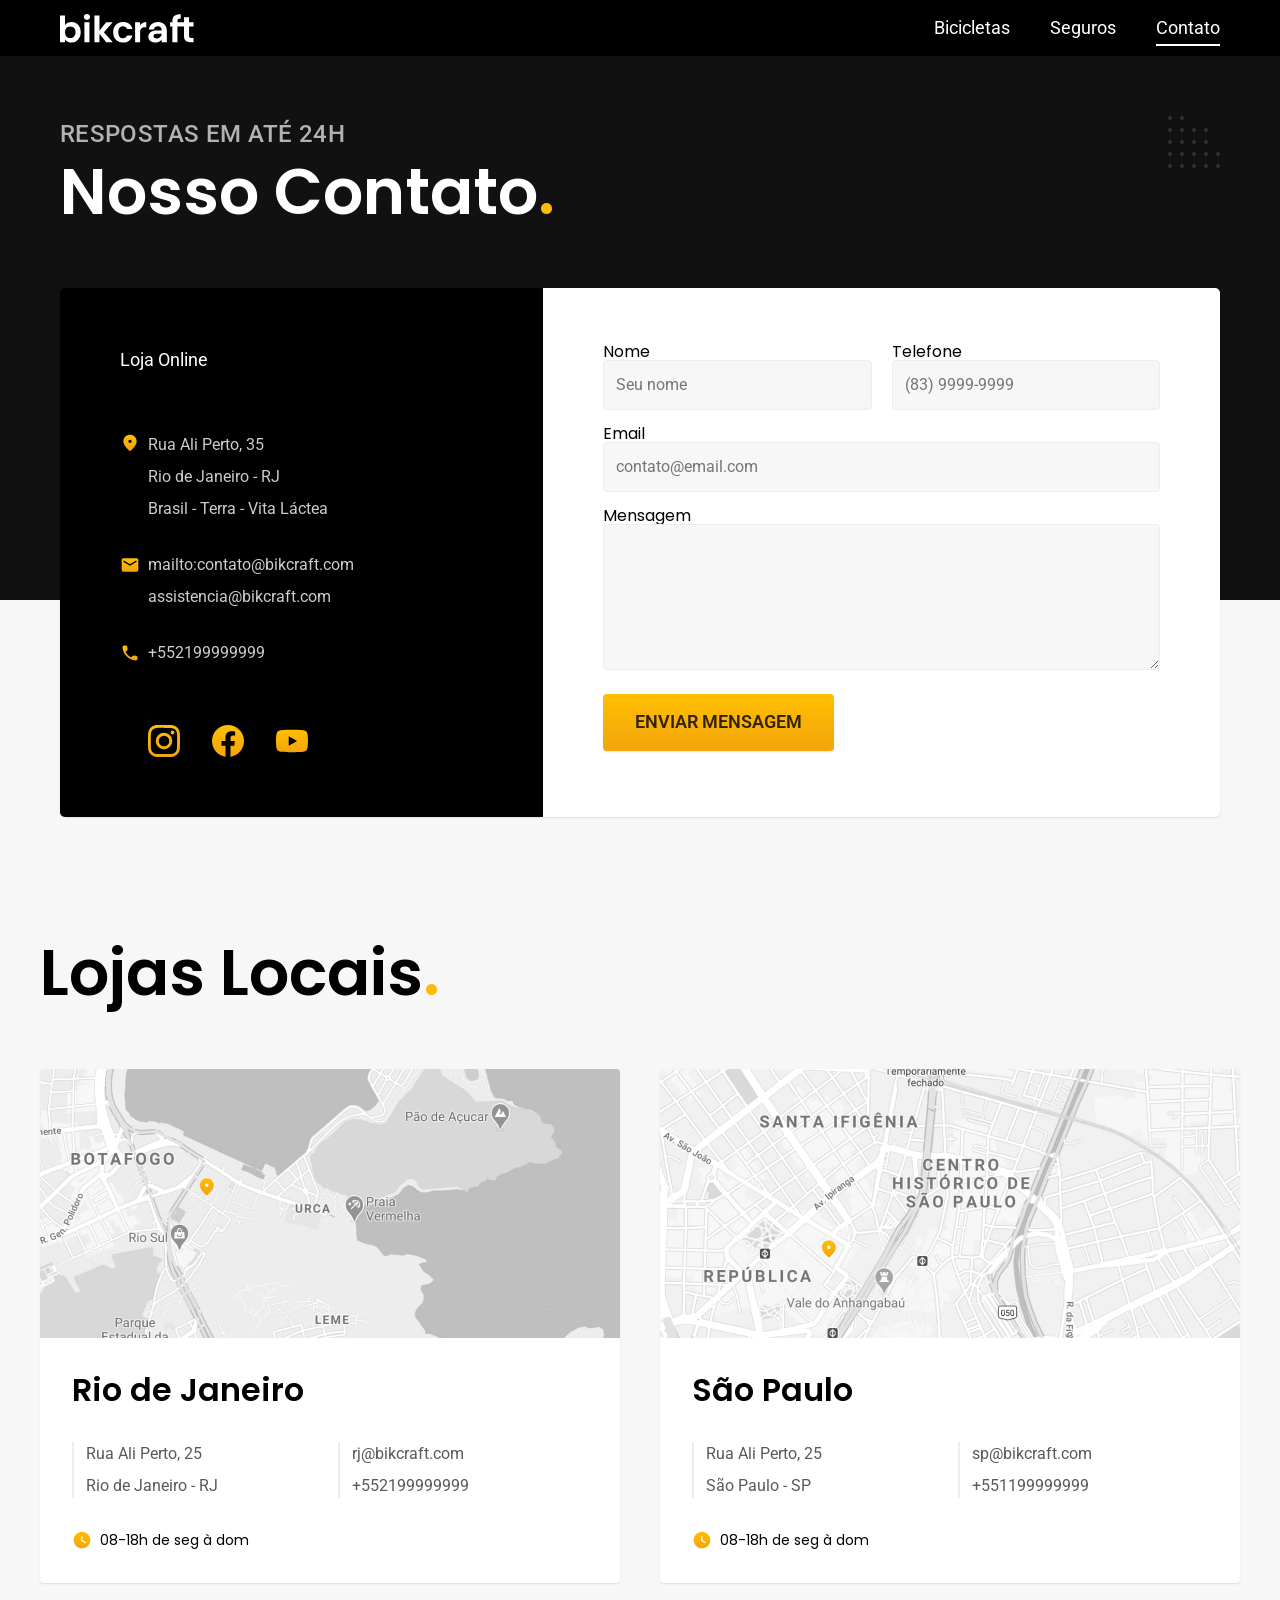
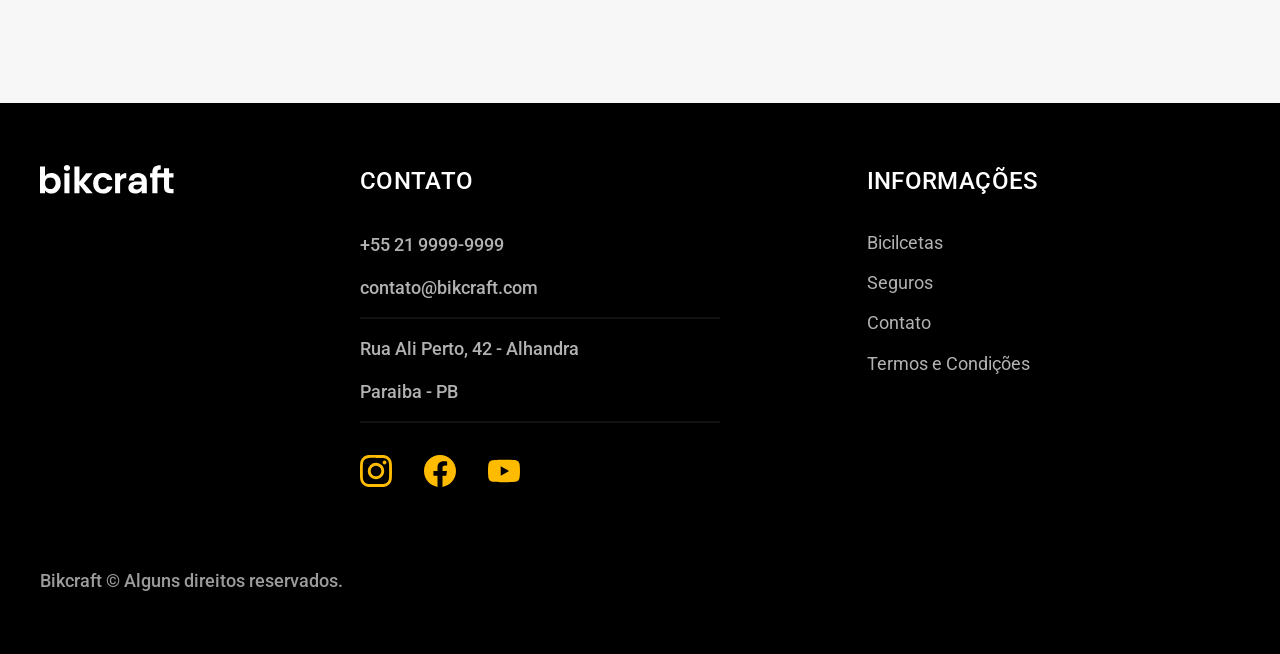
<file: Materiais/BikCraft/contato.html>
<!DOCTYPE html>
<html lang="pt-br">
<head>
  <meta charset="UTF-8">
  <meta name="viewport" content="width=device-width, initial-scale=1.0">
  <title>Contato | Bikcraft</title>
  <meta name="description" content="Contato">
    <link rel="preconnect" href="https://fonts.googleapis.com">
    <link rel="preconnect" href="https://fonts.gstatic.com" crossorigin>
    <link href="https://fonts.googleapis.com/css2?family=Fira+Sans:wght@400;700&family=Poppins:wght@400;600&family=Roboto:wght@400;500&display=swap" rel="stylesheet">
    <link rel="preconnect" href="https://fonts.googleapis.com">
    <link rel="preconnect" href="https://fonts.gstatic.com" crossorigin>
    <link href="https://fonts.googleapis.com/css2?family=Fira+Sans:wght@400;700&family=Merriweather:wght@900&family=Poppins:wght@400;600&family=Roboto:wght@400;500&display=swap" rel="stylesheet">
    <link rel="preload" href="./css/style.css" as="style">
  <link rel="stylesheet" href="./css/style.css">
    
 <script>document.documentElement.classList.add('js');</script>
</head>

<body id="contato">
  <header class="header-bg">
    <div class="header container">
      <a href="./">
        <img src="./img/bikcraft.svg" width="136" height="32" alt="Bikcraft">
      </a>

      <nav aria-label="primaria">
        <ul class="header-menu font-1-m cor-0">
          <li><a href="./bicicletas.html">Bicicletas</a></li>
          <li><a href="./seguros.html">Seguros</a></li>
          <li><a href="./contato.html">Contato</a></li>
        </ul>
      </nav>
    </div>
  </header>
 
  <main>
    <div class="titulo-bg">
        <div class="titulo container">
            <p class="font-2-l-b cor-5">Respostas em até 24h</p>
            <h1 class="font-1-xxl cor-0">Nosso Contato<span class="cor-p1">.</span>
            </h1>
        </div>
    </div>

    <div class="contato container">
      <section class="contato-dados" aria-label="Endereço">
        <h2 class="font-1-m cor-0">Loja Online</h2>
        <div class="contato-endereco font-2-s cor-4">
          <p>Rua Ali Perto, 35</p>
          <p>Rio de Janeiro - RJ</p>
          <p>Brasil - Terra - Vita Láctea</p>
        </div>
        <address class="contatos-meios font-2-s cor-4">
          <a href="mailto:contato@bikcraft.com">mailto:contato@bikcraft.com</a>
          <a href="mailto:assistencia@bikcraft.com">assistencia@bikcraft.com</a>
          <a href="tel:+552199999999"">+552199999999</a>
        </address>
        <div class="contato-redes">
          <a href="./">
            <img src="img/redes/instagram-p.svg" alt="instagram">
          </a>

          <a href="./">
            <img src="img/redes/facebook-p.svg" alt="facebook">
          </a>

          <a href="./">
            <img src="img/redes/youtube-p.svg" alt="youtube">
          </a>
        </div>
      </section>

      <section class="contato-formulario" aria-label="Formulário">
        <form class="form" action="./contato.html">
          <div>
            <label for="nome">Nome</label>
            <input type="text" name="nome" id="nome" placeholder="Seu nome">
          </div>

          <div>
            <label for="numero">Telefone</label>
            <input type="text" name="numero" id="numero" placeholder="(83) 9999-9999">
          </div>

          <div class="col-2">
            <label for="email">Email</label>
            <input  type="email" name="email" id="email" placeholder="contato@email.com">
          </div>

          
          <div class="col-2" >
            <label for="mensagem">Mensagem</label>
            <textarea rows="5" name="mensagem" id="mensagem" placeholder="Oque você precisa?">
            </textarea>
          </div>
          <button class="botao col-2">Enviar Mensagem</button>
        </form>
      </section>
    </div>
  </main>

  <article class="lojas container">
    <h2 class="font-1-xxl">Lojas Locais<span class="cor-p1">.</span></h2>
    <div class="lojas-item">
      <img src="img/lojas/rj.jpg" alt="mapa marcando rua ali perto, 25 - Rio de Janeiro - RJ">
      
      <div class="lojas-conteudo">
        <h3 class="font-1-xl">Rio de Janeiro</h3>
        <div class="lojas-dados font-2-s cor-8">
          <p>Rua Ali Perto, 25</p>
          <p>Rio de Janeiro - RJ</p>
        </div>
        <div class=" lojas-dados font-2-s cor-8">
          <a href="mailto:rj@bikcraft.com">rj@bikcraft.com</a>
          <a href="tel:+552199999999"">+552199999999</a>
        </div>
        <p class="lojas-tempo font-1-s"><img src="img/icones/horario.svg" alt=""> 08-18h de seg à dom</p>
            </div>
      </div>

    <div class="lojas-item">
      <img src="img/lojas/sp.jpg" alt="mapa marcando rua ali perto, 25 - Rio de Janeiro - RJ">
      
      <div class="lojas-conteudo">
        <h3 class="font-1-xl">São Paulo</h3>
        <div class="lojas-dados font-2-s cor-8">
          <p>Rua Ali Perto, 25</p>
          <p>São Paulo - SP</p>
        </div>
        <div class=" lojas-dados font-2-s cor-8">
          <a href="mailto:sp@bikcraft.com">sp@bikcraft.com</a>
          <a href="tel:+551199999999"">+551199999999</a>
        </div>
        <p class="lojas-tempo font-1-s"><img src="img/icones/horario.svg" alt=""> 08-18h de seg à dom</p>
            </div>
      </div>
  </article>

  <footer class="footer-bg">
    <div class="footer container">
      <img src="img/bikcraft.svg" alt="bikecraft">
      <div class="footer-contato">
        	<h3 class="font-2-l-b cor-0">Contato</h3>
          <ul class="font-2-m cor-5"> 
            <li><a href="tel:+552199999999">+55 21 9999-9999</a></li>
            <li><a href="mailto:contato@bikcraft.com">contato@bikcraft.com</a></li>
            <li>Rua Ali Perto, 42 - Alhandra</li>
            <li>Paraiba - PB</li>
          </ul>

          <div class="footer-redes">
            <a href="./">
              <img src="img/redes/instagram.svg" alt="instagram">
            </a>

            <a href="./">
              <img src="img/redes/facebook.svg" alt="facebook">
            </a>

            <a href="./">
              <img src="img/redes/youtube.svg" alt="youtube">
            </a>
          </div>
      </div>

      <div class="footer-informacoes">
        <h3 class="font-2-l-b cor-0">Informações</h3>
        <nav>
          <ul class="font-1-m cor-5">
            <li><a href="./bicicletas.html">Bicilcetas</a></li>
            <li><a href="./seguros.html">Seguros</a></li>
            <li><a href="./contato.html">Contato</a></li>
            <li><a href="./termos.html">Termos e Condições</a></li>
          </ul>
        </nav>
      </div>
      <p class="footer-copy font-2-m cor-6">Bikcraft © Alguns direitos reservados.</p>
    </div>  
  </footer>
  <script src="JavaScript/script.js"></script>
</body>
</file>
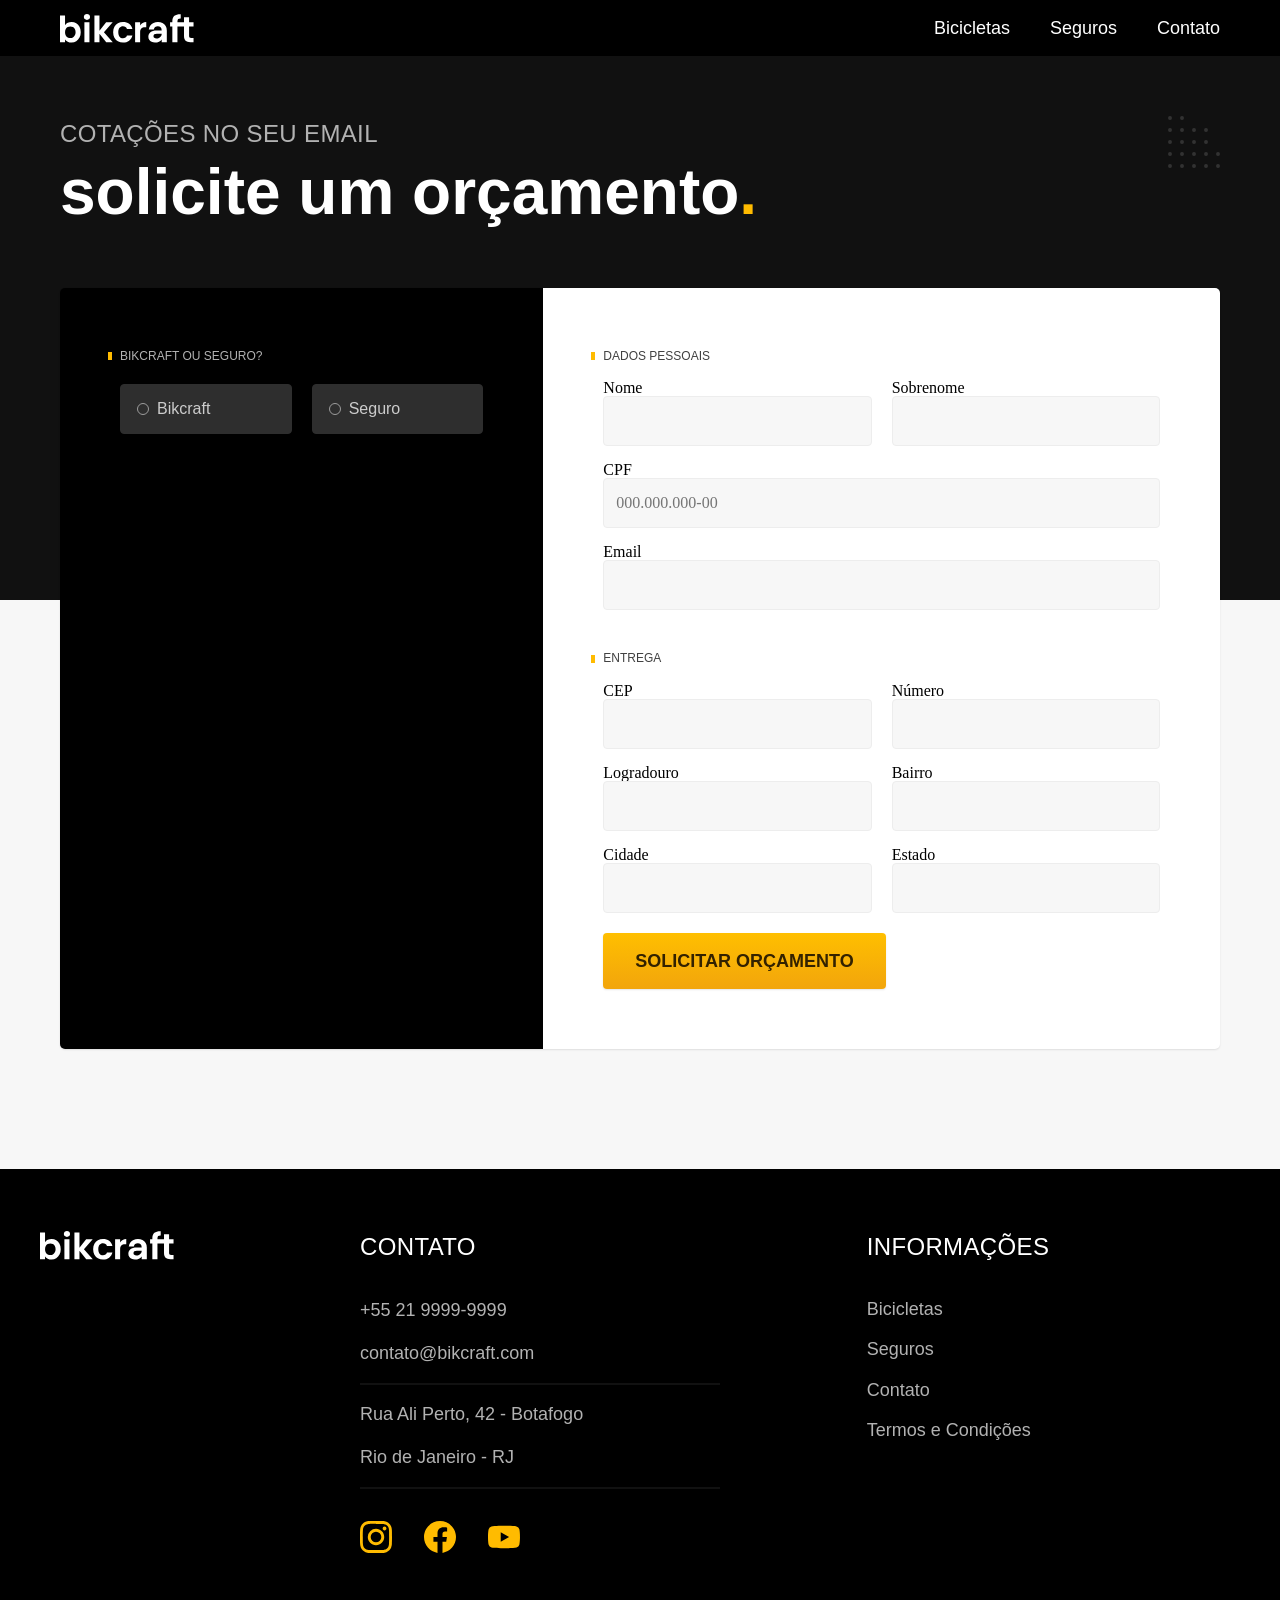
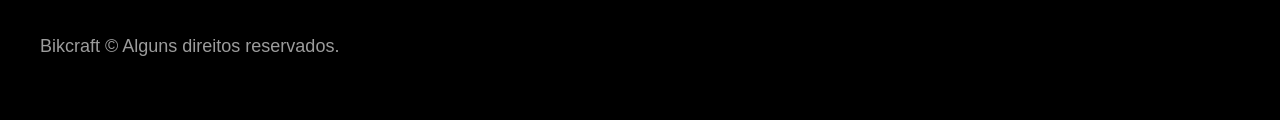
<file: Materiais/BikCraft/orcamento.html>
<!DOCTYPE html>
<html lang="pt-br">

<head>
  <meta charset="UTF-8">
  <meta name="viewport" content="width=device-width, initial-scale=1.0">

  <title>Orçamento | Bikcraft</title>
  <meta name="description" content="Orçamento.">

   <link rel="preload" href="./css/style.css" as="style">
  <link rel="stylesheet" href="./css/style.css">
 <script>document.documentElement.classList.add('js');</script>
</head>

<body id="orcamento">
  <header class="header-bg">
    <div class="header container">
      <a href="./">
        <img src="./img/bikcraft.svg" alt="Bikcraft">
      </a>

      <nav aria-label="primaria">
        <ul class="header-menu font-1-m cor-0">
          <li><a href="./bicicletas.html">Bicicletas</a></li>
          <li><a href="./seguros.html">Seguros</a></li>
          <li><a href="./contato.html">Contato</a></li>
        </ul>
      </nav>
    </div>
  </header>

  <main>
    <div class="titulo-bg">
      <div class="titulo container">
        <p class="font-2-l-b cor-5">Cotações no seu email</p>
        <h1 class="font-1-xxl cor-0">solicite um orçamento<span class="cor-p1">.</span></h1>
      </div>
    </div>

    <form class="orcamento container" action="./orcamento.html">
      <div class="orcamento-produto">
        <h2 class="font-1-xs cor-5">Bikcraft ou Seguro?</h2>

        <input type="radio" name="tipo" value="bikcraft" id="bikcraft">
        <label for="bikcraft">Bikcraft</label>

        <input type="radio" name="tipo" value="seguro" id="seguro">
        <label for="seguro">Seguro</label>

        <div class="orcamento-conteudo" id="orcamento-bikcraft">
          <h2 class="font-1-xs cor-5">Escolha a sua</h2>

          <input type="radio" name="produto" value="nimbus" id="nimbus">
          <label for="nimbus">Nimbus Stark <span>R$ 4999</span></label>
          <div class="orcamento-detalhes">
            <ul class="font-1-xs cor-8">
              <li><img src="./img/icones/eletrica.svg" alt=""> Motor Elétrico</li>
              <li><img src="./img/icones/carbono.svg" alt=""> Fibra de Carbono</li>
              <li><img src="./img/icones/velocidade.svg" alt=""> 50 km/h</li>
              <li><img src="./img/icones/rastreador.svg" alt=""> Rastreador</li>
            </ul>
            <img src="./img/bicicletas/nimbus.jpg" alt="Bicicleta preta">
          </div>

          <input type="radio" name="produto" value="magic" id="magic">
          <label for="magic">Magic Might <span>R$ 2499</span></label>
          <div class="orcamento-detalhes">
            <ul class="font-1-xs cor-8">
              <li><img src="./img/icones/eletrica.svg" alt=""> Motor Elétrico</li>
              <li><img src="./img/icones/carbono.svg" alt=""> Fibra de Carbono</li>
              <li><img src="./img/icones/velocidade.svg" alt=""> 45 km/h</li>
              <li><img src="./img/icones/rastreador.svg" alt=""> Rastreador</li>
            </ul>
            <img src="./img/bicicletas/magic.jpg" alt="Bicicleta preta">
          </div>

          <input type="radio" name="produto" value="nebula" id="nebula">
          <label for="nebula">Nebula Cosmic <span>R$ 3999</span></label>
          <div class="orcamento-detalhes">
            <ul class="font-1-xs cor-8">
              <li><img src="./img/icones/eletrica.svg" alt=""> Motor Elétrico</li>
              <li><img src="./img/icones/carbono.svg" alt=""> Fibra de Carbono</li>
              <li><img src="./img/icones/velocidade.svg" alt=""> 40 km/h</li>
              <li><img src="./img/icones/rastreador.svg" alt=""> Rastreador</li>
            </ul>
            <img src="./img/bicicletas/nebula.jpg" alt="Bicicleta branca">
          </div>

        </div>

        <div class="orcamento-conteudo" id="orcamento-seguro">
          <h2 class="font-1-xs cor-5">Escolha o plano</h2>

          <input type="radio" name="produto" value="prata" id="prata">
          <label for="prata">Prata <span>R$ 199</span></label>

          <input type="radio" name="produto" value="ouro" id="ouro">
          <label for="ouro">Ouro <span>R$ 299</span></label>
        </div>
      </div>
      <div class="orcamento-dados form">
        <h2 class="font-1-xs cor-9 col-2">dados pessoais</h2>
        <div>
          <label for="nome">Nome</label>
          <input type="text" id="nome" name="nome">
        </div>
        <div>
          <label for="sobrenome">Sobrenome</label>
          <input type="text" id="sobrenome" name="sobrenome">
        </div>
        <div class="col-2">
          <label for="cpf">CPF</label>
          <input type="text" id="cpf" name="cpf" placeholder="000.000.000-00">
        </div>
        <div class="col-2">
          <label for="email">Email</label>
          <input type="email" id="email" name="email">
        </div>
        <h2 class="font-1-xs cor-9 col-2">entrega</h2>
        <div>
          <label for="cep">CEP</label>
          <input type="text" id="cep" name="cep">
        </div>
        <div>
          <label for="numero">Número</label>
          <input type="text" id="numero" name="numero">
        </div>
        <div>
          <label for="logradouro">Logradouro</label>
          <input type="text" id="logradouro" name="logradouro">
        </div>
        <div>
          <label for="bairro">Bairro</label>
          <input type="text" id="bairro" name="bairro">
        </div>
        <div>
          <label for="cidade">Cidade</label>
          <input type="text" id="cidade" name="cidade">
        </div>
        <div>
          <label for="estado">Estado</label>
          <input type="text" id="estado" name="estado">
        </div>
        <button class="botao col-2">Solicitar Orçamento</button>
      </div>
    </form>
  </main>

  <footer class="footer-bg">
    <div class="footer container">
      <img src="./img/bikcraft.svg" alt="Bikcraft">
      <div class="footer-contato">
        <h3 class="font-2-l-b cor-0">Contato</h3>
        <ul class="font-2-m cor-5">
          <li><a href="tel:+552199999999">+55 21 9999-9999</a></li>
          <li><a href="mailto:contato@bikcraft.com">contato@bikcraft.com</a></li>
          <li>Rua Ali Perto, 42 - Botafogo</li>
          <li>Rio de Janeiro - RJ</li>
        </ul>
        <div class="footer-redes">
          <a href="./">
            <img src="./img/redes/instagram.svg" alt="Instagram">
          </a>
          <a href="./">
            <img src="./img/redes/facebook.svg" alt="Facebook">
          </a>
          <a href="./">
            <img src="./img/redes/youtube.svg" alt="Youtube">
          </a>
        </div>
      </div>
      <div class="footer-informacoes">
        <h3 class="font-2-l-b cor-0">Informações</h3>
        <nav>
          <ul class="font-1-m cor-5">
            <li><a href="./bicicletas.html">Bicicletas</a></li>
            <li><a href="./seguros.html">Seguros</a></li>
            <li><a href="./contato.html">Contato</a></li>
            <li><a href="./termos.html">Termos e Condições</a></li>
          </ul>
        </nav>
      </div>
      <p class="footer-copy font-2-m cor-6">Bikcraft © Alguns direitos reservados.</p>
    </div>
  </footer>
<script src="JavaScript/script.js"></script>
</body>

</html>
</file>
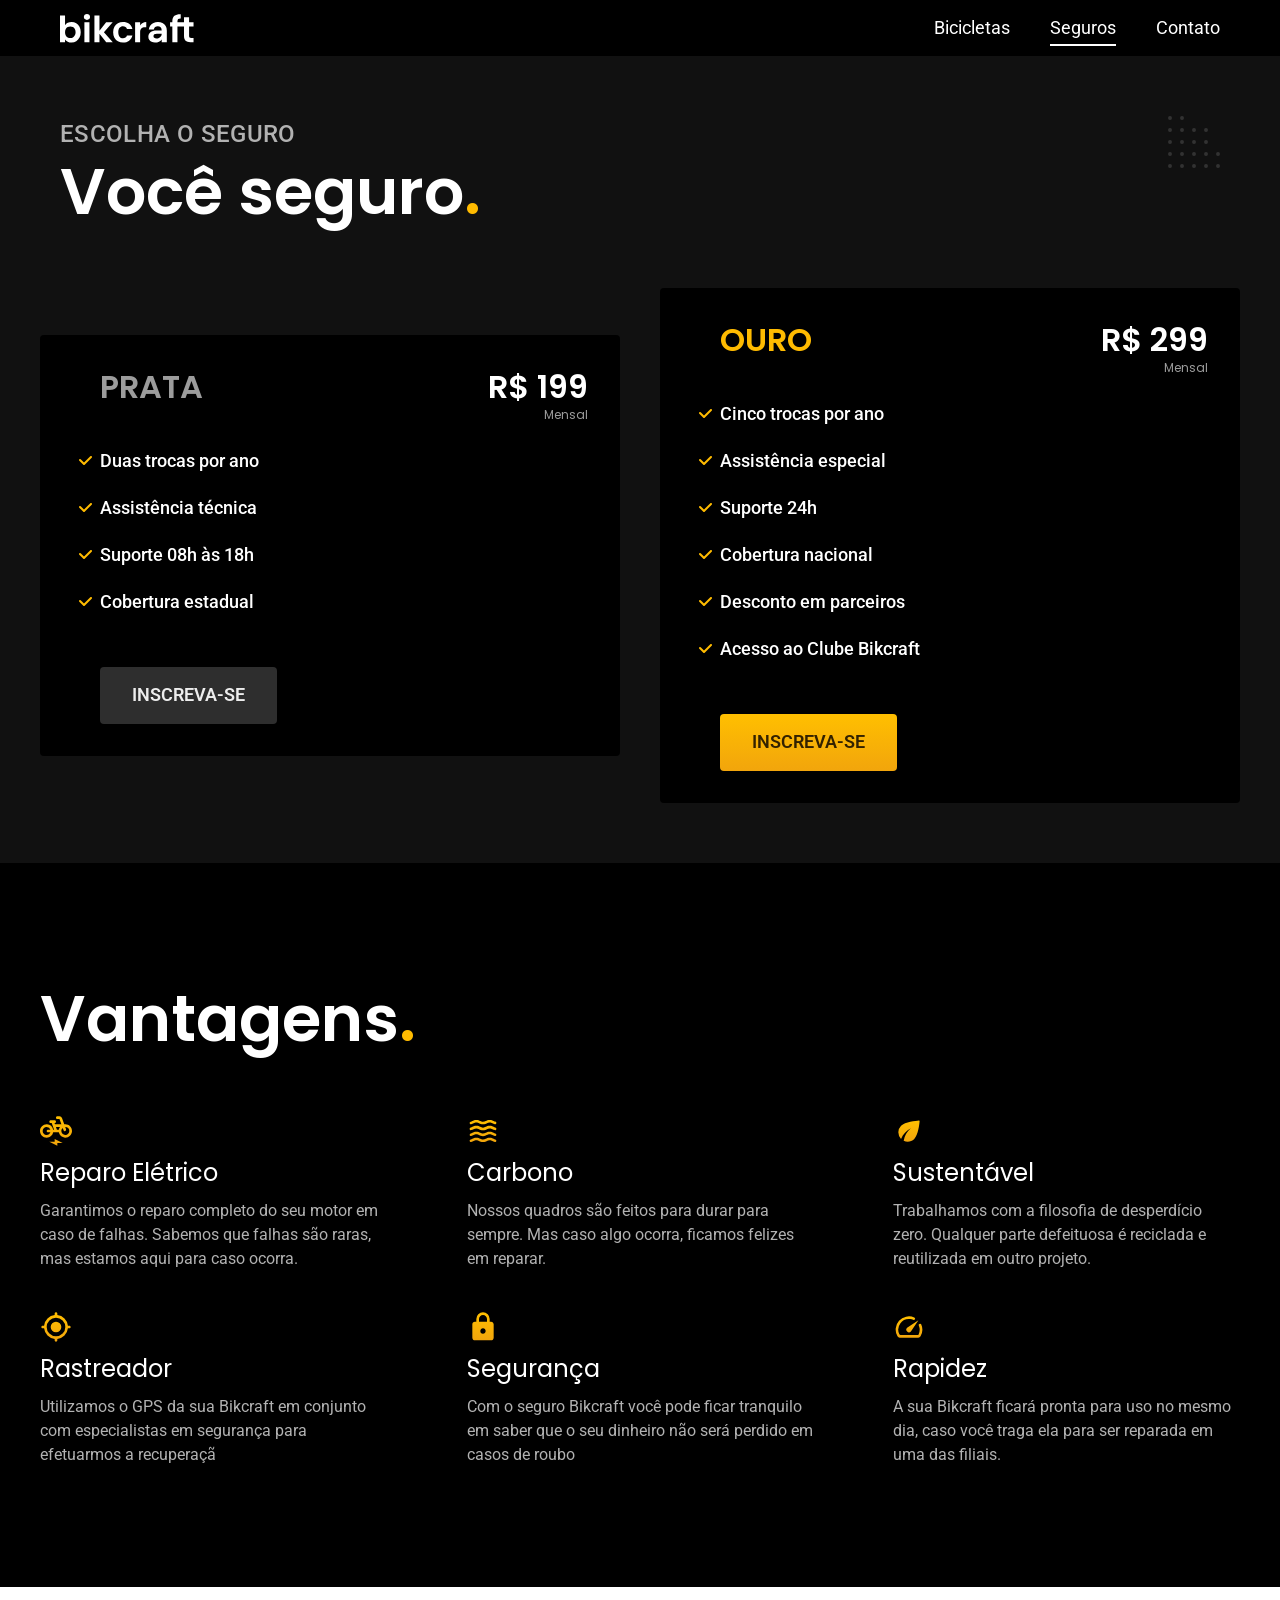
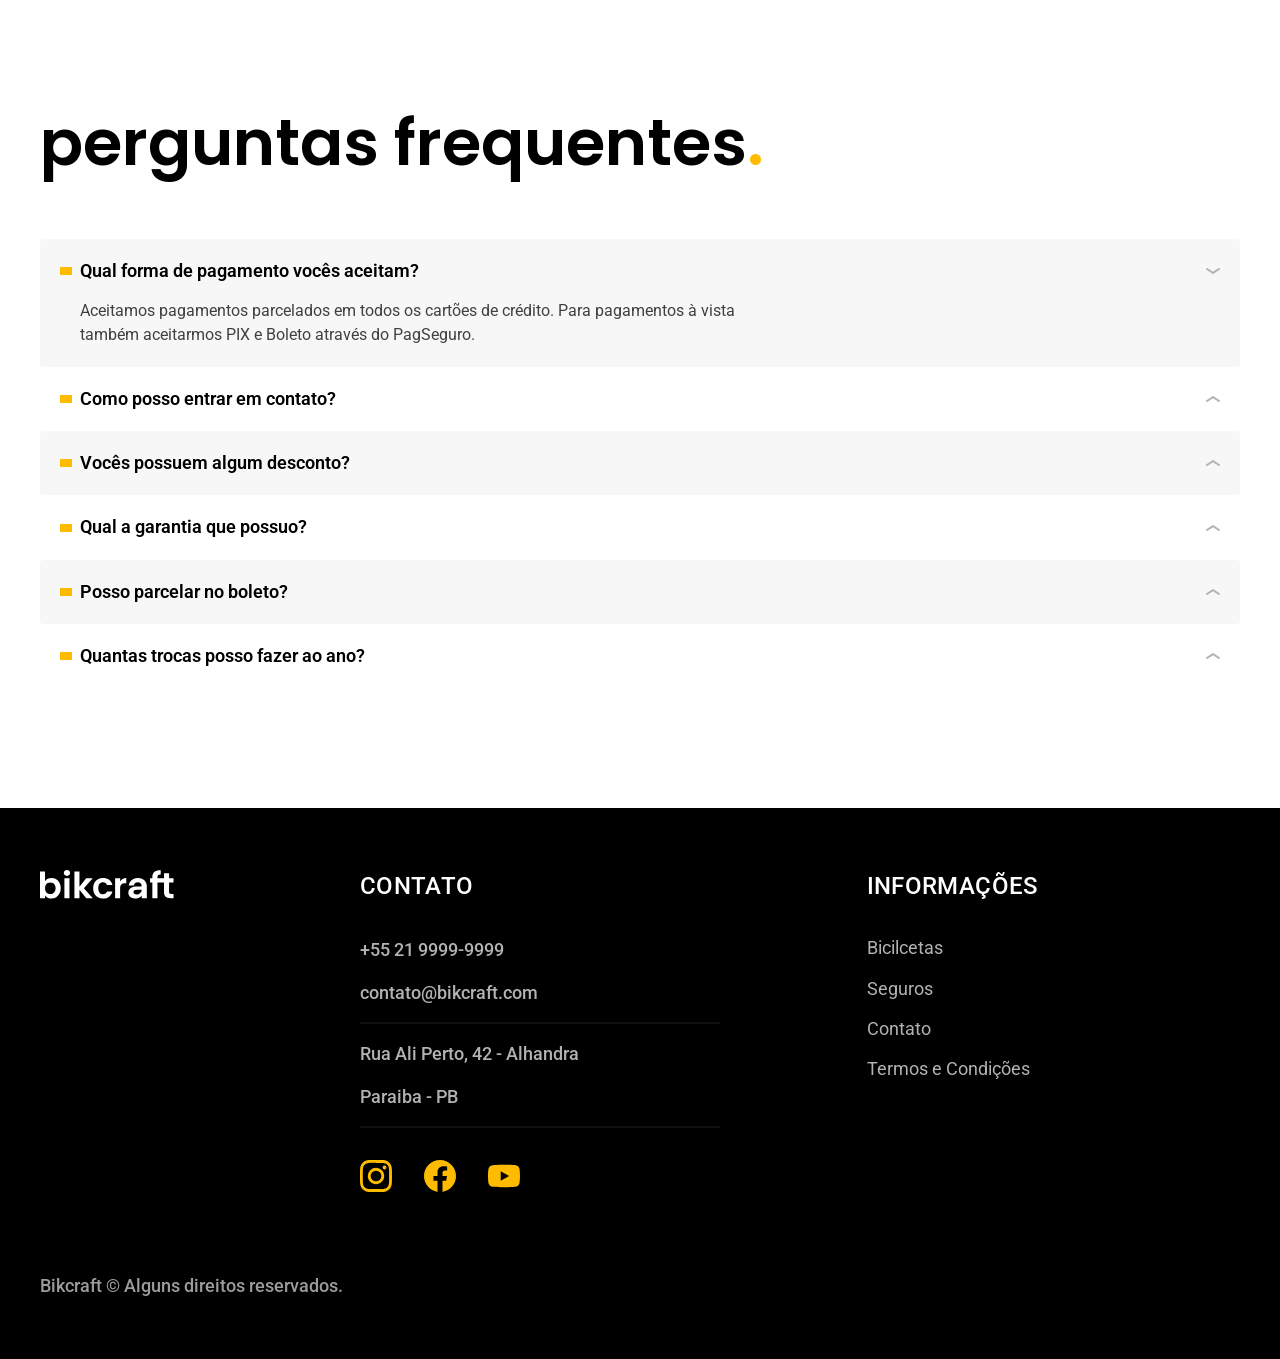
<file: Materiais/BikCraft/seguros.html>
<!DOCTYPE html>
<html lang="pt-br">
<head>
  <meta charset="UTF-8">
  <meta name="viewport" content="width=device-width, initial-scale=1.0">
  <title>Seguros | Bikcraft</title>
  <meta name="description" content="Seguros>
    <link rel="preconnect" href="https://fonts.googleapis.com">
    <link rel="preconnect" href="https://fonts.gstatic.com" crossorigin>
    <link href="https://fonts.googleapis.com/css2?family=Fira+Sans:wght@400;700&family=Poppins:wght@400;600&family=Roboto:wght@400;500&display=swap" rel="stylesheet">
    <link rel="preconnect" href="https://fonts.googleapis.com">
    <link rel="preconnect" href="https://fonts.gstatic.com" crossorigin>
    <link href="https://fonts.googleapis.com/css2?family=Fira+Sans:wght@400;700&family=Merriweather:wght@900&family=Poppins:wght@400;600&family=Roboto:wght@400;500&display=swap" rel="stylesheet">
    <link rel="preload" href="./css/style.css" as="style">
  <link rel="stylesheet" href="./css/style.css">
    
 <script>document.documentElement.classList.add('js');</script>
</head>

<body id="seguros">
  <header class="header-bg">
    <div class="header container">
      <a href="./">
        <img src="./img/bikcraft.svg" width="136" height="32" alt="Bikcraft">
      </a>

      <nav aria-label="primaria">
        <ul class="header-menu font-1-m cor-0">
          <li><a href="./bicicletas.html">Bicicletas</a></li>
          <li><a href="./seguros.html">Seguros</a></li>
          <li><a href="./contato.html">Contato</a></li>
        </ul>
      </nav>
    </div>
  </header>
 
  <main class="seguros-bg">
    <div class="titulo-bg">
        <div class="titulo container">
            <p class="font-2-l-b cor-5">Escolha o seguro</p>
            <h1 class="font-1-xxl cor-0">Você seguro<span class="cor-p1">.</span>
            </h1>
        </div>
    </div>

      <div class="seguros container fadeInLeft" data-anime="200">
        <div class="seguros-item">
          <h3 class="font-1-xl cor-6">PRATA</h3>
          <span class="font-1-xl cor-0">R$ 199<span class="font-1-xs cor-6">Mensal</span></span>
  
          <ul class="font-2-m cor-0">
              <li>Duas trocas por ano</li>
              <li>Assistência técnica</li>
              <li>Suporte 08h às 18h</li>
              <li>Cobertura estadual</li>
          </ul>
          <a class="botao secundario" href="./orcamento.html?tipo=seguro&produto=prata">INSCREVA-SE</a>
        </div>
  
        <div class="seguros-item fadeInRight" data-anime="200">
          <h3 class="font-1-xl cor-p1">OURO</h3>
          <span class="font-1-xl cor-0">R$ 299<span class="font-1-xs cor-6">Mensal</span></span>
    
          <ul class="font-2-m cor-0">
              <li>Cinco trocas por ano</li>
              <li>Assistência especial</li>
              <li>Suporte 24h</li>
              <li>Cobertura nacional</li>
              <li>Desconto em parceiros</li>
              <li>Acesso ao Clube Bikcraft</li>
          </ul>
          <a class="botao" href="./orcamento.html?tipo=seguro&produto=ouro">INSCREVA-SE</a>
        </div>
      </div>
    </div>
  </main>

  <article class="vantagens-bg">
    <div class="vantagens container">
      <h2 class="font-1-xxl cor-0">Vantagens<span class="cor-p1">.</span></h2>

      <ul>
        <li>
          <img src="img/icones/eletrica.svg" alt="">
          <h3 class="font-1-l cor-0">Reparo Elétrico</h3>
          <p class="font-2-s cor-5">Garantimos o reparo completo do seu motor em caso de falhas. Sabemos que falhas são raras, mas estamos aqui para caso ocorra.</p>
        </li>

        <li>
          <img src="img/icones/carbono.svg" alt="">
          <h3 class="font-1-l cor-0">Carbono</h3>
          <p class="font-2-s cor-5">Nossos quadros são feitos para durar para sempre. Mas caso algo ocorra, ficamos felizes em reparar.</p>
        </li>

        <li>
          <img src="img/icones/sustentavel.svg" alt="">
          <h3 class="font-1-l cor-0">Sustentável</h3>
          <p class="font-2-s cor-5">Trabalhamos com a filosofia de desperdício zero. Qualquer parte defeituosa é reciclada e reutilizada em outro projeto.</p>
        </li>

        <li>
          <img src="img/icones/rastreador.svg" alt="">
          <h3 class="font-1-l cor-0">Rastreador</h3>
          <p class="font-2-s cor-5">Utilizamos o GPS da sua Bikcraft em conjunto com especialistas em segurança para efetuarmos a recuperaçã</p>
        </li>

        <li>
          <img src="img/icones/seguro.svg" alt="">
          <h3 class="font-1-l cor-0">Segurança</h3>
          <p class="font-2-s cor-5">Com o seguro Bikcraft você pode ficar tranquilo em saber que o seu dinheiro não será perdido em casos de roubo</p>
        </li>

        <li>
          <img src="img/icones/velocidade.svg" alt="">
          <h3 class="font-1-l cor-0">Rapidez</h3>
          <p class="font-2-s cor-5"> A sua Bikcraft ficará pronta para uso no mesmo dia, caso você traga ela para ser reparada em uma das filiais.</p>
        </li>
      </ul>
    </div>
  </article>

  <article class="perguntas container">
    <h2 class="font-1-xxl">perguntas frequentes<span class="cor-p1">.</span></h2>

    <dl>
      <div>
        <dt><button class="font-1-m-b" aria-expanded="true" aria-controls="pergunta1">Qual forma de pagamento vocês aceitam?</button></dt>
        <dd id="pergunta1" class="font-2-s cor-9 ativa">Aceitamos pagamentos parcelados em todos os cartões de crédito. Para pagamentos à vista também aceitarmos PIX e Boleto através do PagSeguro.</dd>
      </div>

      <div>
        <dt><button class="font-1-m-b" aria-expanded="false" aria-controls="pergunta2">Como posso entrar em contato?</button></dt>
        <dd id="pergunta2" class="font-2-s cor-9">Aceitamos pagamentos parcelados em todos os cartões de crédito. Para pagamentos à vista também aceitarmos PIX e Boleto através do PagSeguro.</dd>
      </div>

      <div>
        <dt><button class="font-1-m-b" aria-expanded="false" aria-controls="pergunta3">Vocês possuem algum desconto?</button></dt>
        <dd id="pergunta3" class="font-2-s cor-9">Aceitamos pagamentos parcelados em todos os cartões de crédito. Para pagamentos à vista também aceitarmos PIX e Boleto através do PagSeguro.</dd>
      </div>

      <div>
        <dt><button class="font-1-m-b" aria-expanded="false" aria-controls="pergunta4">Qual a garantia que possuo?</button></dt>
        <dd id="pergunta4" class="font-2-s cor-9">Aceitamos pagamentos parcelados em todos os cartões de crédito. Para pagamentos à vista também aceitarmos PIX e Boleto através do PagSeguro.</dd>
      </div>

      <div>
        <dt><button class="font-1-m-b" aria-expanded="false" aria-controls="pergunta5">Posso parcelar no boleto?</button></dt>
        <dd id="pergunta5" class="font-2-s cor-9">Aceitamos pagamentos parcelados em todos os cartões de crédito. Para pagamentos à vista também aceitarmos PIX e Boleto através do PagSeguro.</dd>
      </div>

      <div>
        <dt><button class="font-1-m-b" aria-expanded="false" aria-controls="pergunta6">Quantas trocas posso fazer ao ano?</button></dt>
        <dd id="pergunta6" class="font-2-s cor-9">Aceitamos pagamentos parcelados em todos os cartões de crédito. Para pagamentos à vista também aceitarmos PIX e Boleto através do PagSeguro.</dd>
      </div>
    </dl>
  </article>

  <footer class="footer-bg">
    <div class="footer container">
      <img src="img/bikcraft.svg" alt="bikecraft">
      <div class="footer-contato">
        	<h3 class="font-2-l-b cor-0">Contato</h3>
          <ul class="font-2-m cor-5"> 
            <li><a href="tel:+552199999999">+55 21 9999-9999</a></li>
            <li><a href="mailto:contato@bikcraft.com">contato@bikcraft.com</a></li>
            <li>Rua Ali Perto, 42 - Alhandra</li>
            <li>Paraiba - PB</li>
          </ul>

          <div class="footer-redes">
            <a href="./">
              <img src="img/redes/instagram.svg" alt="instagram">
            </a>

            <a href="./">
              <img src="img/redes/facebook.svg" alt="facebook">
            </a>

            <a href="./">
              <img src="img/redes/youtube.svg" alt="youtube">
            </a>
          </div>
      </div>

      <div class="footer-informacoes">
        <h3 class="font-2-l-b cor-0">Informações</h3>
        <nav>
          <ul class="font-1-m cor-5">
            <li><a href="./bicicletas.html">Bicilcetas</a></li>
            <li><a href="./seguros.html">Seguros</a></li>
            <li><a href="./contato.html">Contato</a></li>
            <li><a href="./termos.html">Termos e Condições</a></li>
          </ul>
        </nav>
      </div>
      <p class="footer-copy font-2-m cor-6">Bikcraft © Alguns direitos reservados.</p>
    </div>  
  </footer>

  <script src="JavaScript/plugins/simple-anime.js"></script>
  <script src="JavaScript/script.js"></script>
</body>
</file>
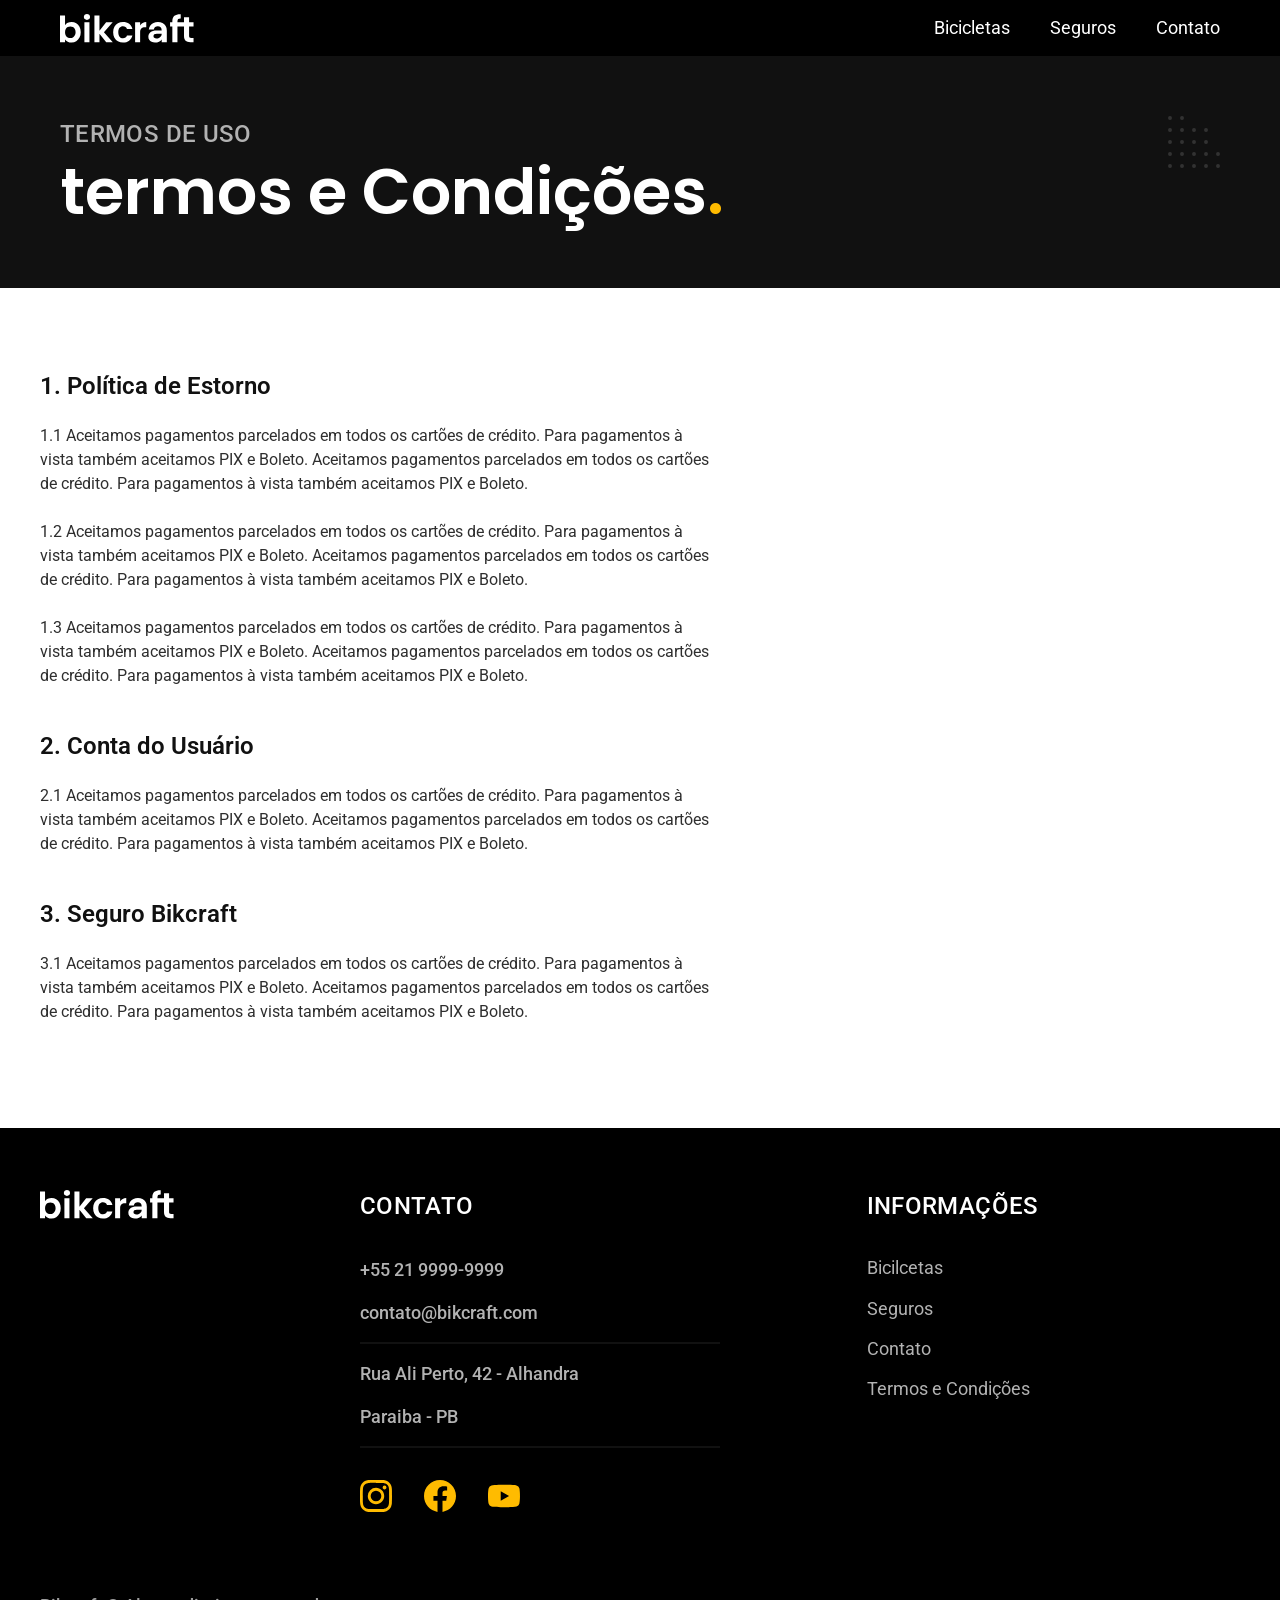
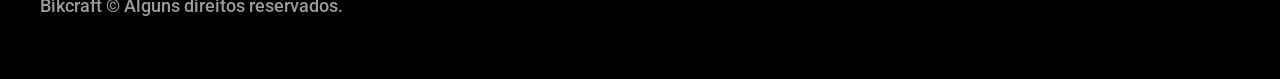
<file: Materiais/BikCraft/termos.html>
<!DOCTYPE html>
<html lang="pt-br">
<head>
  <meta charset="UTF-8">
  <meta name="viewport" content="width=device-width, initial-scale=1.0">
  <title>Termos e Condições | Bikcraft</title>
  <meta name="description" content="Termos e Condições">
    <link rel="preconnect" href="https://fonts.googleapis.com">
    <link rel="preconnect" href="https://fonts.gstatic.com" crossorigin>
    <link href="https://fonts.googleapis.com/css2?family=Fira+Sans:wght@400;700&family=Poppins:wght@400;600&family=Roboto:wght@400;500&display=swap" rel="stylesheet">
    <link rel="preconnect" href="https://fonts.googleapis.com">
    <link rel="preconnect" href="https://fonts.gstatic.com" crossorigin>
    <link href="https://fonts.googleapis.com/css2?family=Fira+Sans:wght@400;700&family=Merriweather:wght@900&family=Poppins:wght@400;600&family=Roboto:wght@400;500&display=swap" rel="stylesheet">
    <link rel="preload" href="./css/style.css" as="style">
  <link rel="stylesheet" href="./css/style.css">
    
 <script>document.documentElement.classList.add('js');</script>
</head>

<body id="termos">
  <header class="header-bg">
    <div class="header container">
      <a href="./">
        <img src="./img/bikcraft.svg" width="136" height="32" alt="Bikcraft">
      </a>

      <nav aria-label="primaria">
        <ul class="header-menu font-1-m cor-0">
          <li><a href="./bicicletas.html">Bicicletas</a></li>
          <li><a href="./seguros.html">Seguros</a></li>
          <li><a href="./contato.html">Contato</a></li>
        </ul>
      </nav>
    </div>
  </header>
 
  <main>
    <div class="titulo-bg">
        <div class="titulo container">
            <p class="font-2-l-b cor-5">TERMOS DE USO</p>
            <h1 class="font-1-xxl cor-0">termos e Condições<span class="cor-p1">.</span>
            </h1>
        </div>
    </div>

    <div class="termos font-2-s cor-10 container">
        <h2 class="font-1-1 cor-11">1. Política de Estorno</h2>
        <p>1.1 Aceitamos pagamentos parcelados em todos os cartões de crédito. Para pagamentos à vista também aceitamos PIX e Boleto. Aceitamos pagamentos parcelados em todos os cartões de crédito. Para pagamentos à vista também aceitamos PIX e Boleto.</p>

        <p>1.2 Aceitamos pagamentos parcelados em todos os cartões de crédito. Para pagamentos à vista também aceitamos PIX e Boleto. Aceitamos pagamentos parcelados em todos os cartões de crédito. Para pagamentos à vista também aceitamos PIX e Boleto.</p>

        <p>1.3 Aceitamos pagamentos parcelados em todos os cartões de crédito. Para pagamentos à vista também aceitamos PIX e Boleto. Aceitamos pagamentos parcelados em todos os cartões de crédito. Para pagamentos à vista também aceitamos PIX e Boleto.</p>

        <h2 class="font-1-1 cor-11">2. Conta do Usuário</h2>
        <p>2.1 Aceitamos pagamentos parcelados em todos os cartões de crédito. Para pagamentos à vista também aceitamos PIX e Boleto. Aceitamos pagamentos parcelados em todos os cartões de crédito. Para pagamentos à vista também aceitamos PIX e Boleto.</p>

        <h2 class="font-1-1 cor-11">3. Seguro Bikcraft</h2>
        <p>3.1 Aceitamos pagamentos parcelados em todos os cartões de crédito. Para pagamentos à vista também aceitamos PIX e Boleto. Aceitamos pagamentos parcelados em todos os cartões de crédito. Para pagamentos à vista também aceitamos PIX e Boleto.</p>
    </div>
  </main>

  <footer class="footer-bg">
    <div class="footer container">
      <img src="img/bikcraft.svg" alt="bikecraft">
      <div class="footer-contato">
        	<h3 class="font-2-l-b cor-0">Contato</h3>
          <ul class="font-2-m cor-5"> 
            <li><a href="tel:+552199999999">+55 21 9999-9999</a></li>
            <li><a href="mailto:contato@bikcraft.com">contato@bikcraft.com</a></li>
            <li>Rua Ali Perto, 42 - Alhandra</li>
            <li>Paraiba - PB</li>
          </ul>

          <div class="footer-redes">
            <a href="./">
              <img src="img/redes/instagram.svg" alt="instagram">
            </a>

            <a href="./">
              <img src="img/redes/facebook.svg" alt="facebook">
            </a>

            <a href="./">
              <img src="img/redes/youtube.svg" alt="youtube">
            </a>
          </div>
      </div>

      <div class="footer-informacoes">
        <h3 class="font-2-l-b cor-0">Informações</h3>
        <nav>
          <ul class="font-1-m cor-5">
            <li><a href="./bicicletas.html">Bicilcetas</a></li>
            <li><a href="./seguros.html">Seguros</a></li>
            <li><a href="./contato.html">Contato</a></li>
            <li><a href="./termos.html">Termos e Condições</a></li>
          </ul>
        </nav>
      </div>
      <p class="footer-copy font-2-m cor-6">Bikcraft © Alguns direitos reservados.</p>
    </div>  
  </footer>
  <script src="JavaScript/script.js"></script>
</body>
</file>
<file: Materiais/animais-fantasticos/css/style.css>
@import 'geral.css';
@import 'modal.css';
@import 'tooltip.css';
@import 'dropdown-menu.css';
</file>
<file: Materiais/BikCraft/css/style.css>
@import 'global/global\,.css';
@import 'global/header.css';
@import 'utilidades/cores.css';
@import 'global/footer.css';

/* UTILIDADES */
@import 'utilidades/animacao.css';
@import 'utilidades/formulario.css';
@import 'utilidades/componentes.css';
@import 'utilidades/tipografia.css';

/* HOME */
@import 'home/introducao.css';
@import 'home/tecnologia.css';
@import 'home/parceiros.css';
@import 'home/depoimento.css';

/* BICICLETA */
@import 'bicicleta/seguro.css';
@import 'bicicleta/bicicleta.css';  

/* BICICLETAS */
@import 'bicicletas/bicicletas.css';
@import 'bicicletas/bicicletas-lista.css';

/* SEGUROS */
@import 'seguros/perguntas.css';
@import 'seguros/vantagens.css';
@import 'seguros/seguros.css';

/* Lojas */
@import 'contato/lojas.css';
@import 'contato/contato.css';

/* Termos */
@import 'termos/termos.css';

/* Orçamento */
@import 'orcamento/orcamento.css';
</file>
<file: Materiais/slide-infinito/assets/css/style.css>
* {
  padding: 0;
  margin: 0;
  border: 0;
  box-sizing: border-box;
}

html, body {
  height: 100%;
}

body {
  background-color: #1f2029;
}

.wrapper {
  display: flex;
  align-items: center;
  height: 100%;
}

.slide-wrapper {
  display: flex;
  justify-content: center;
  flex-direction: column;
  width: 100%;
  overflow: hidden;
}

.slide-list {
  display: flex;
}

.slide-item {
  padding: 0 10px;
  flex-shrink: 0;
  width: 90vw;
  cursor: grab;
}

.slide-content {
  position: relative;
  border: 1px solid #fff;
  border-radius: 10px;
  box-shadow: #070707b0 0px 12px 12px;
}

.slide-image {
  width: 100%;
  border-radius: 10px;
}

.slide-description {
  user-select: none;
  background: linear-gradient(to top, #000, transparent);
  color: #fff;
  position: absolute;
  bottom: 0;
  width: 100%;
  padding: 30px;
  border-radius: 10px;
}

.slide-description h3 {
  font-family: 'Koulen', sans-serif;
  font-size: 48px;
  position: relative;
  top: 16px;
}

.slide-description p {
  font-family: 'PT Sans', sans-serif;
  font-size: 24px;
}

.slide-nav-button {
  background: transparent;
  position: absolute;
  z-index: 1;
  color: #fff;
  font-size: 36px;
  cursor: pointer;
}

.slide-nav-previous {
  left: 20px;
}

.slide-nav-next {
  right: 20px;
}

.slide-controls {
  margin: 30px auto 0;
}

.slide-control-button {
  background: transparent;
  color: #fff;
  cursor: pointer;
  font-size: 18px;
  margin: 0 5px;
}

.slide-control-button.active {
  color: #cd8cf5;
}

@media screen and (max-width: 768px) {
  .slide-description {
    padding: 10px;
  }

  .slide-description h3 {
    font-size: 24px;
    top: 0;
  }

  .slide-description p {
    display: none;
  }

  .slide-control-button {
    font-size: 14px;
  }

  .slide-nav-button {
    margin-top: -20px;
    font-size: 28px;
  }
  
  .slide-nav-previous {
    left: 10px;
  }
  
  .slide-nav-next {
    right: 10px;
  }

  .slide-controls {
    margin: 15px auto 0;
  }
}
</file>
